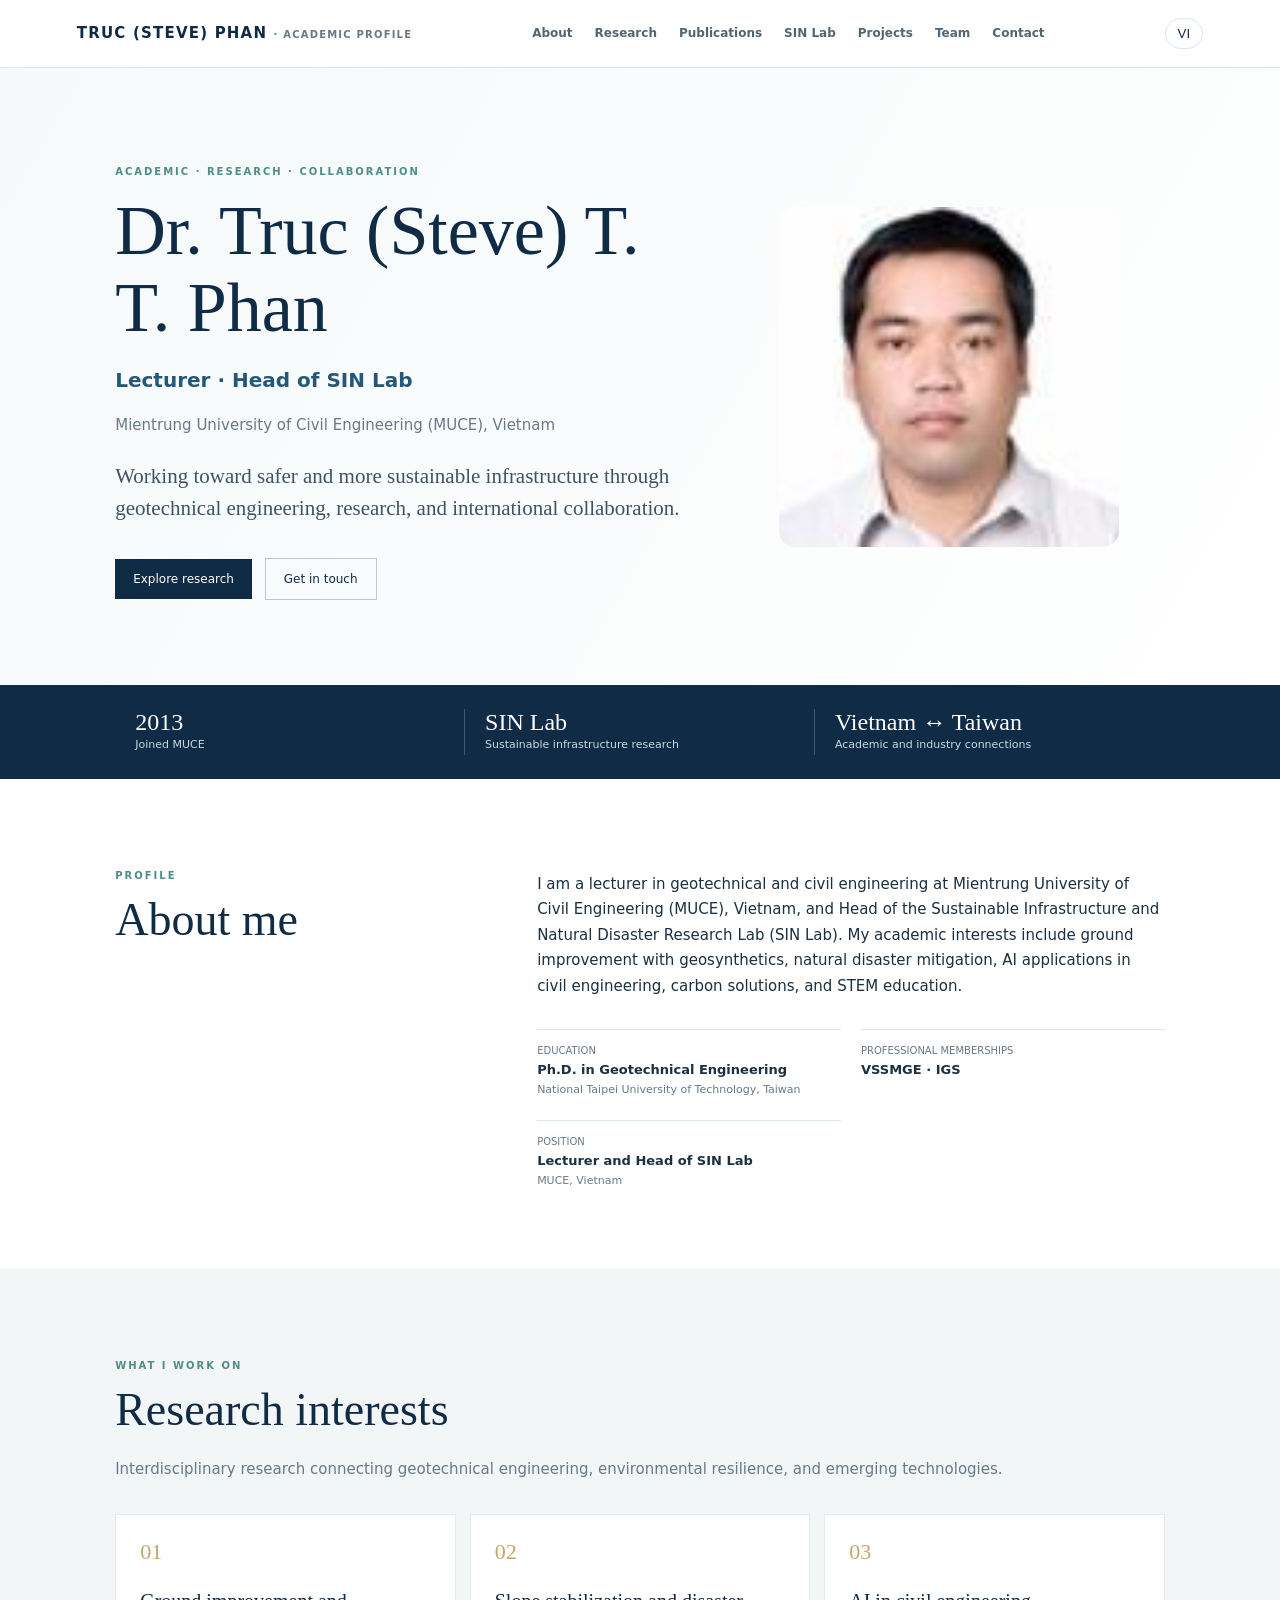
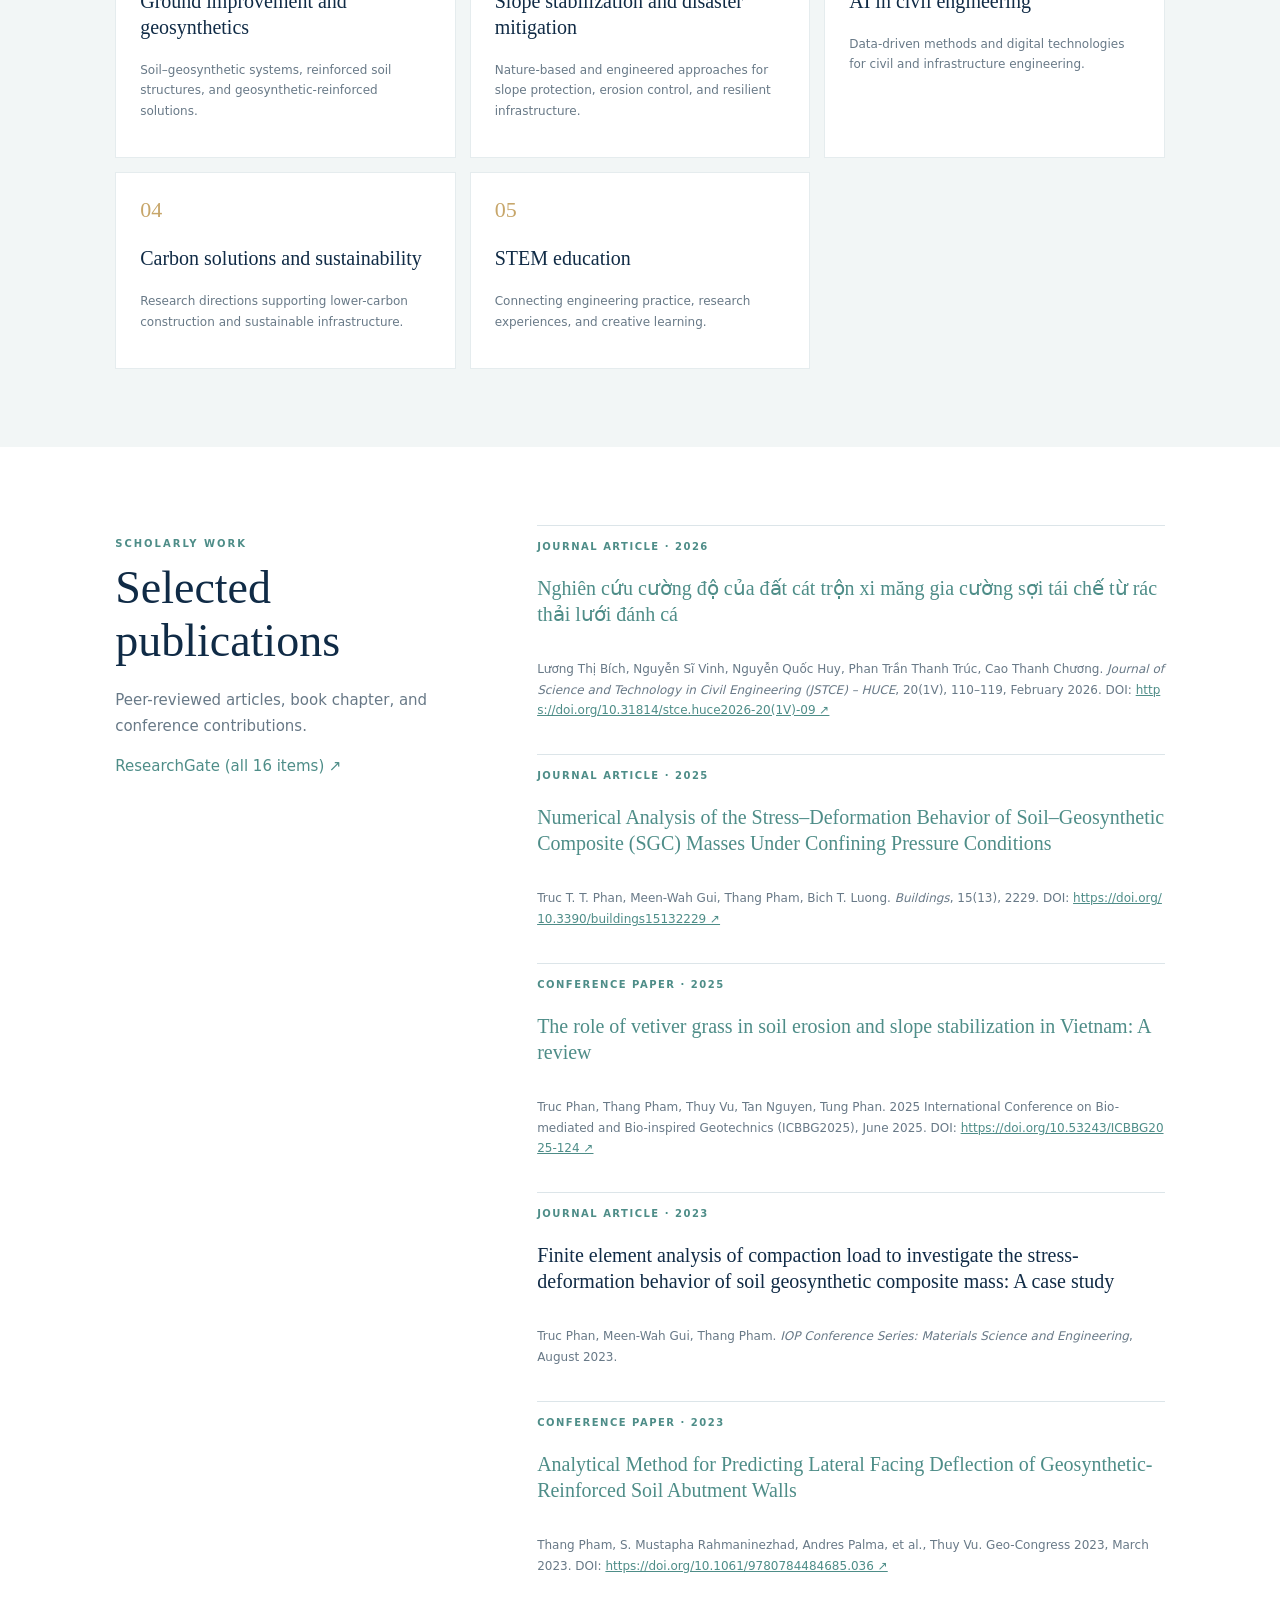
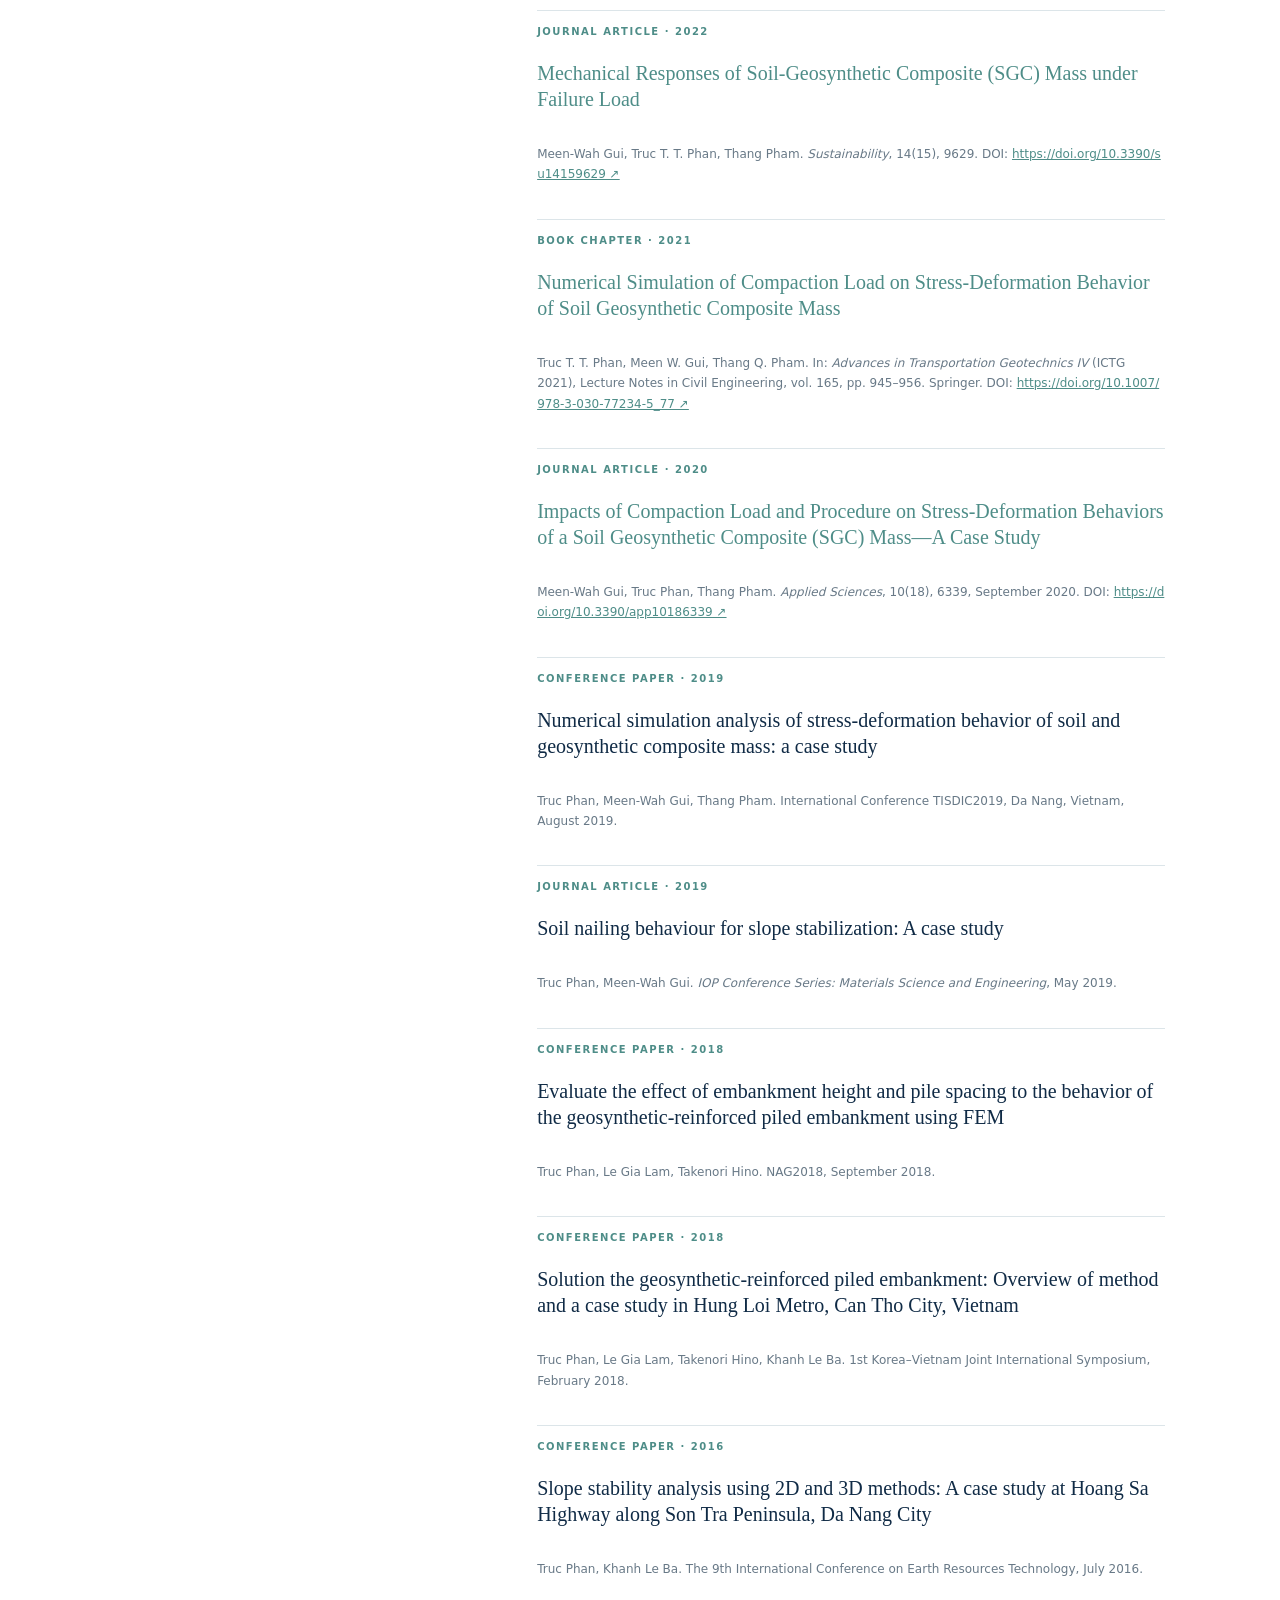
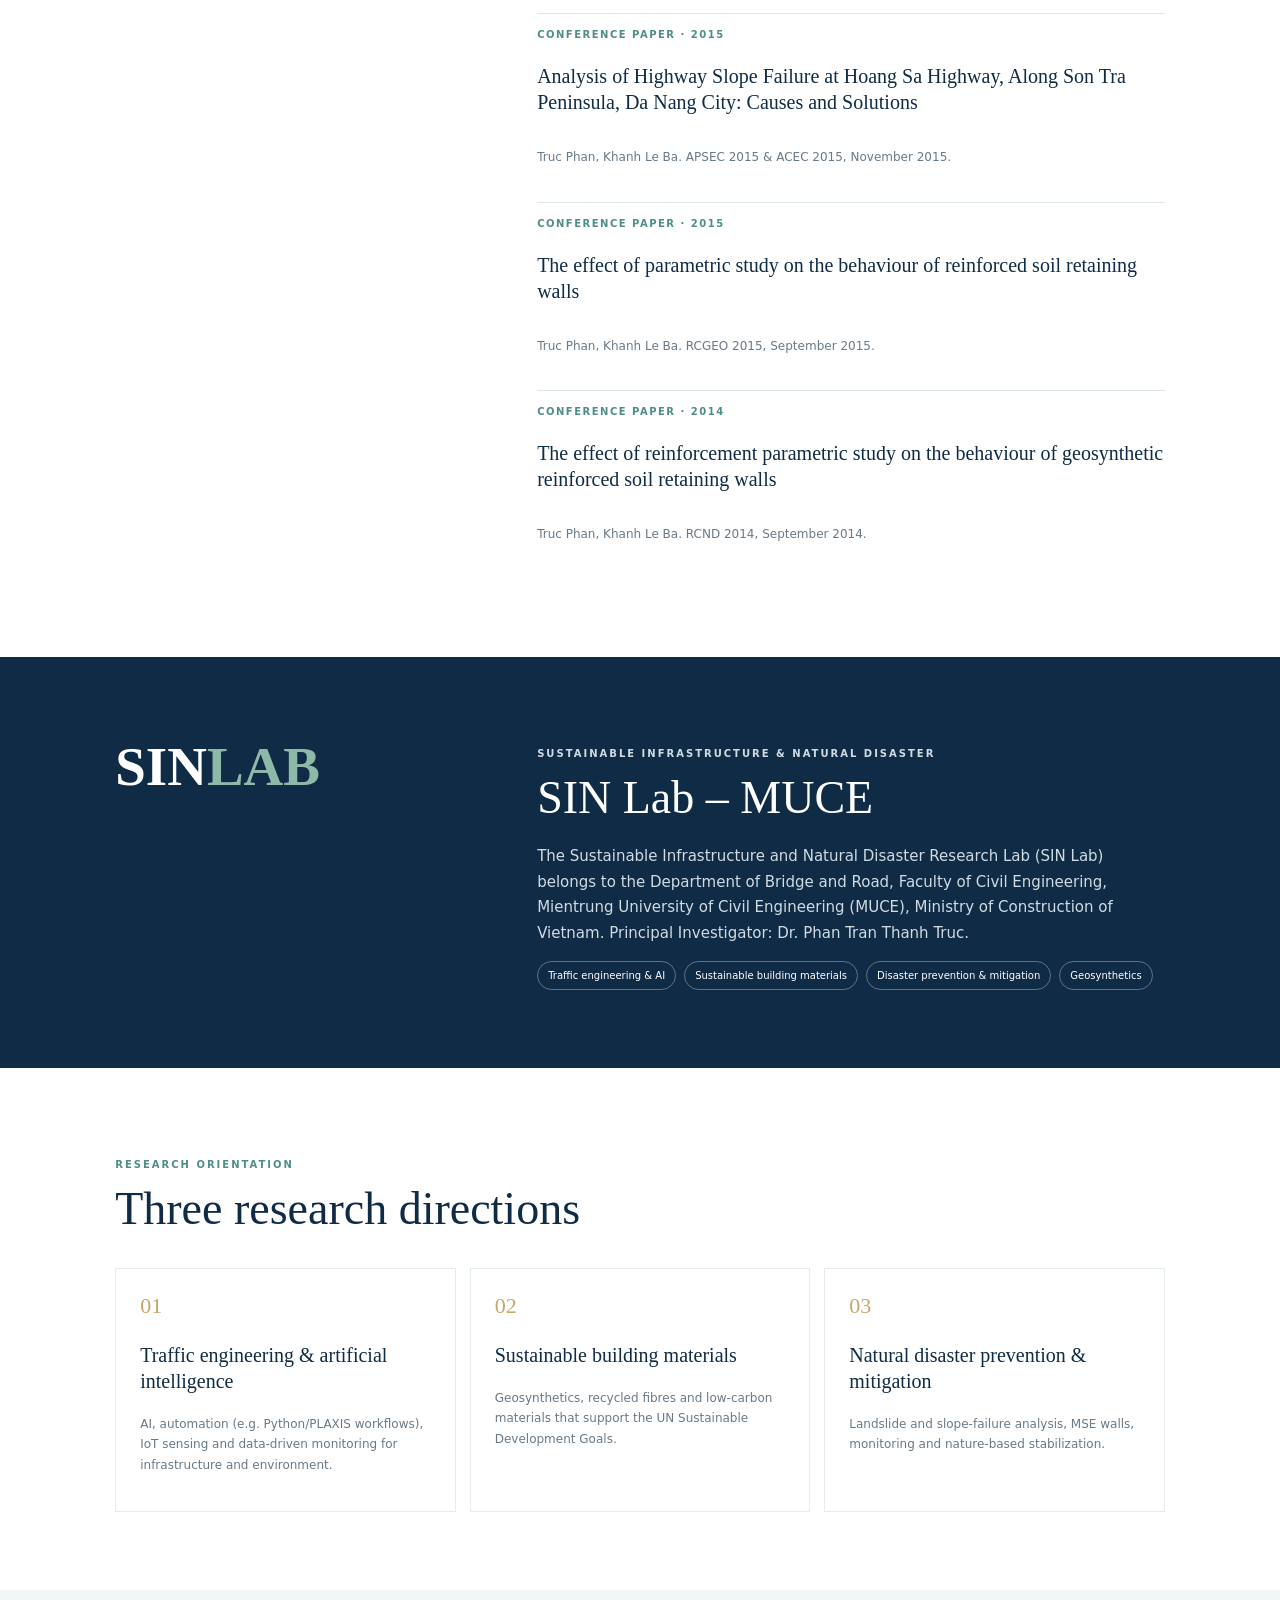
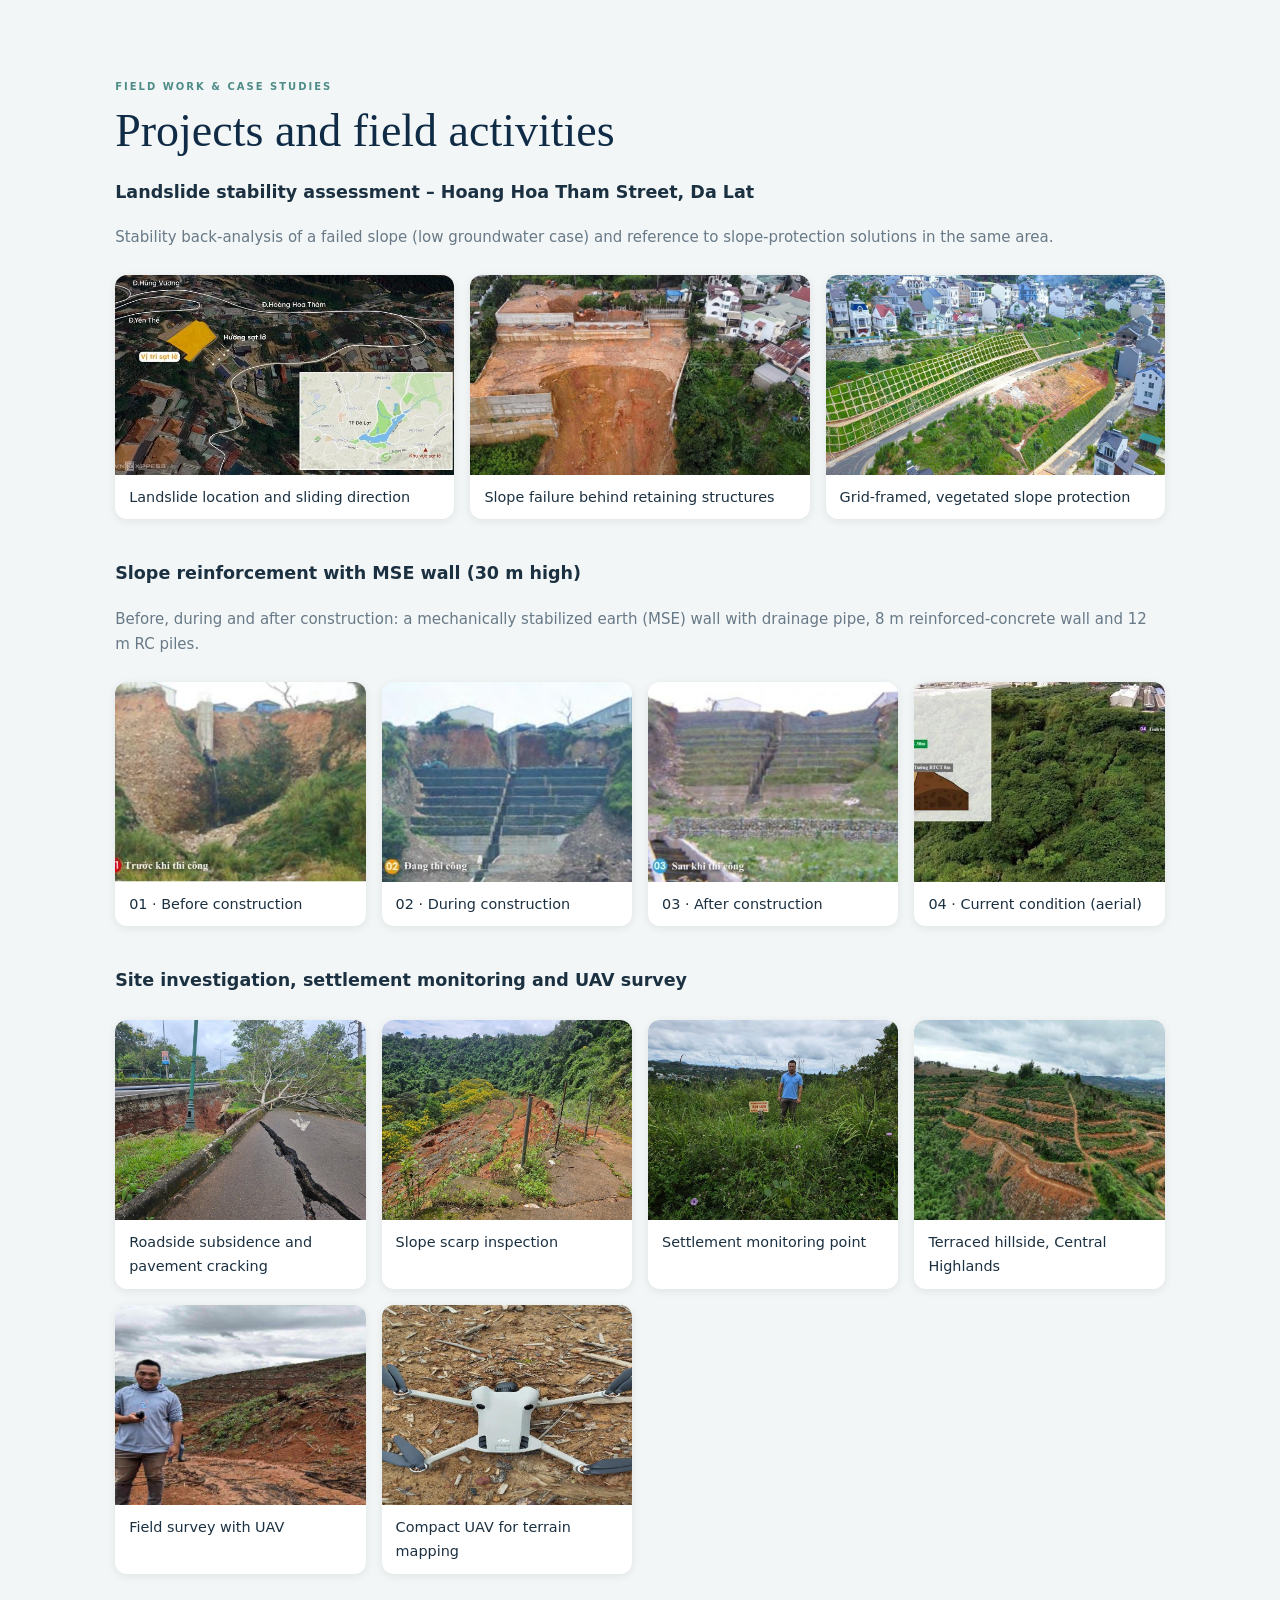
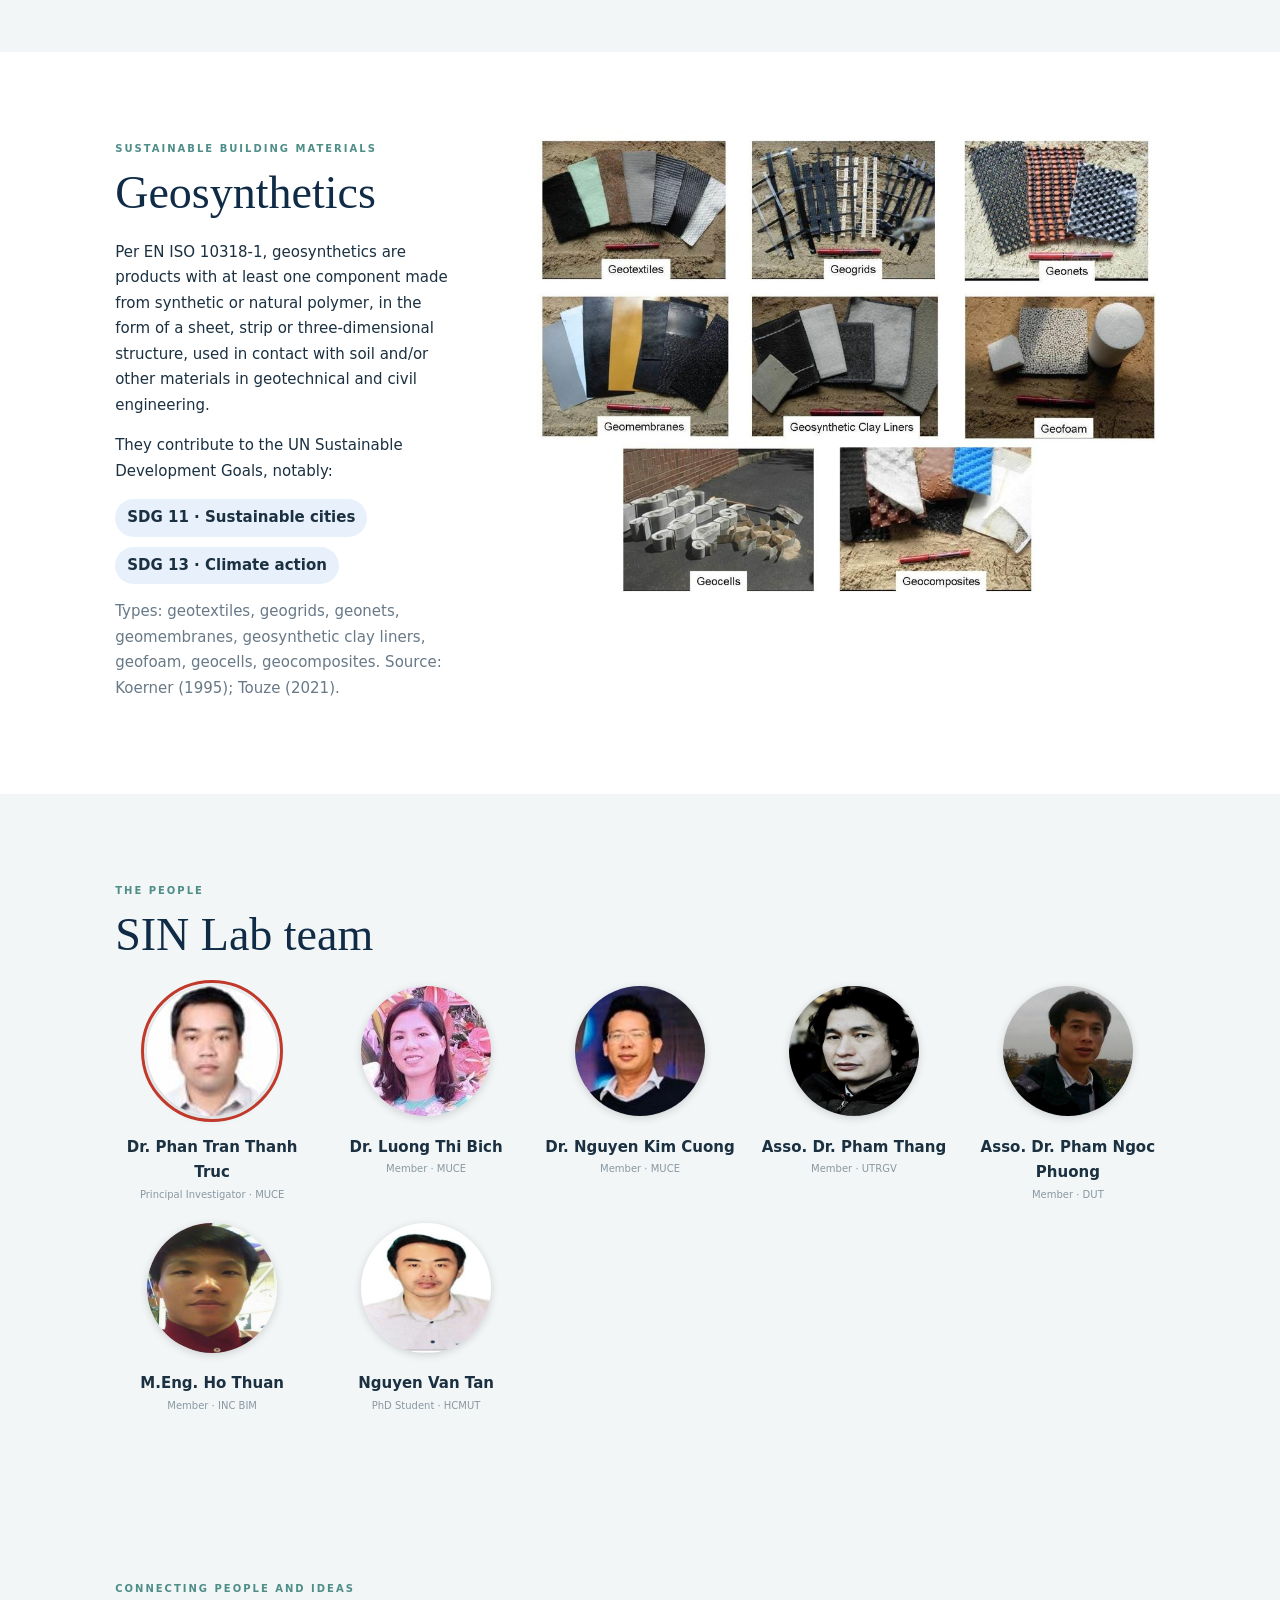
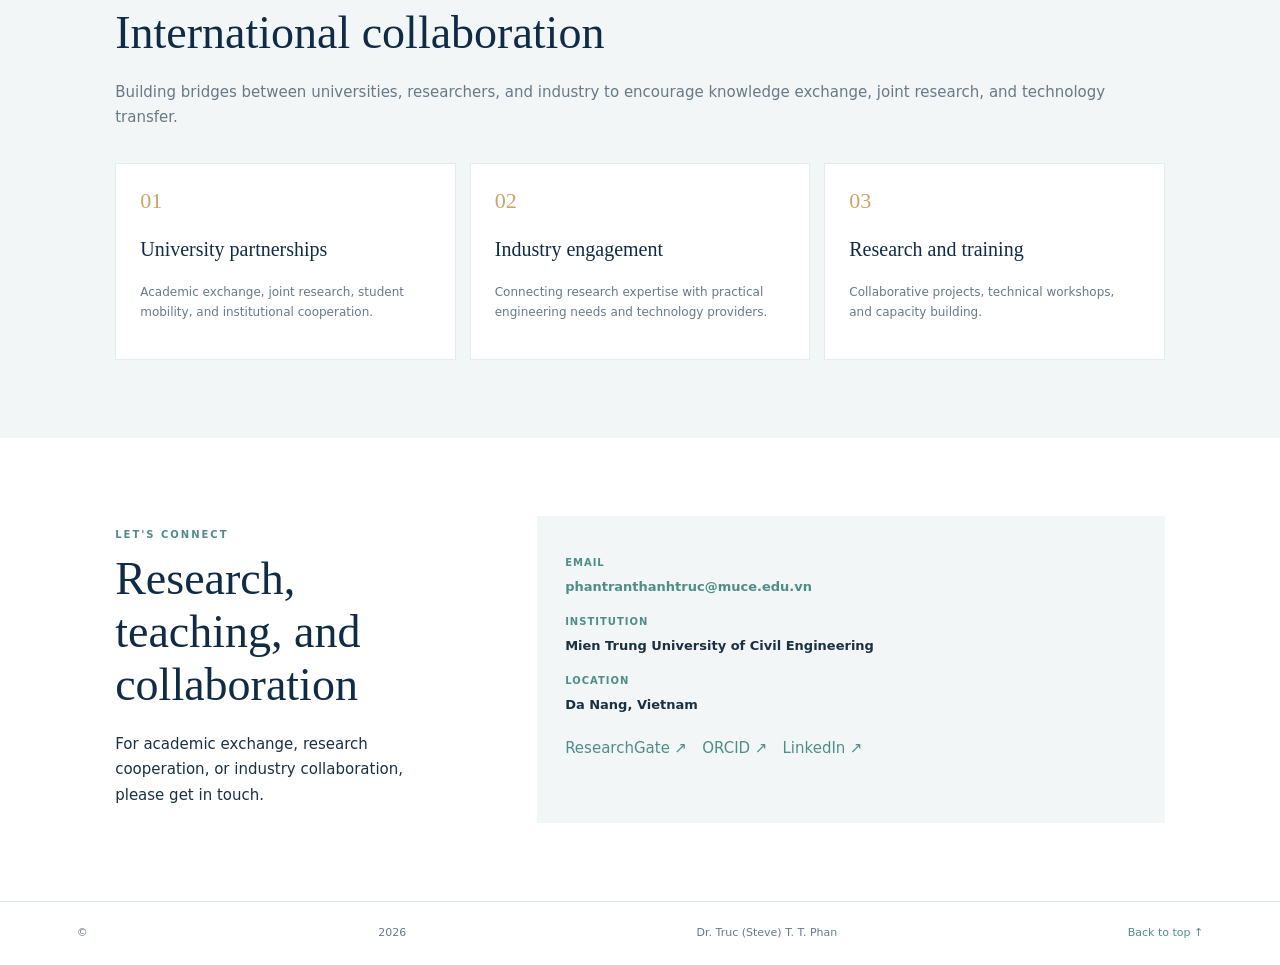
<file: index.html>
<!doctype html>
<html lang="en"><head><meta charset="utf-8"><meta name="viewport" content="width=device-width,initial-scale=1">
<meta name="description" content="Academic profile of Dr. Truc (Steve) T. T. Phan"><title>Dr. Truc (Steve) T. T. Phan | Academic Profile</title><link rel="stylesheet" href="styles.css"><style>
.photo-grid{display:grid;grid-template-columns:repeat(auto-fit,minmax(240px,1fr));gap:16px;margin-top:24px}
.photo-grid figure{margin:0;border-radius:12px;overflow:hidden;background:#fff;box-shadow:0 2px 10px rgba(0,0,0,.08)}
.photo-grid img{width:100%;height:200px;object-fit:cover;display:block}
.photo-grid figcaption{padding:10px 14px;font-size:.9rem}
.team{display:grid;grid-template-columns:repeat(auto-fit,minmax(170px,1fr));gap:20px;margin-top:24px}
.member{text-align:center}
.member img{width:130px;height:130px;border-radius:50%;object-fit:cover;box-shadow:0 2px 8px rgba(0,0,0,.15)}
.member b{display:block;margin-top:10px}
.member small{display:block;opacity:.75}
.member.pi img{outline:3px solid #c0392b;outline-offset:3px}
.portrait-img{width:100%;max-width:340px;border-radius:16px;object-fit:cover}
.sdg{display:flex;gap:10px;flex-wrap:wrap;margin-top:14px}
.sdg span{padding:6px 12px;border-radius:999px;background:#e8f1fb;font-weight:600}
</style></head>
<body>
<header><a class="brand" href="#home">TRUC (STEVE) PHAN <small>· ACADEMIC PROFILE</small></a><nav><a href="#about">About</a><a href="#research">Research</a><a href="#publications">Publications</a><a href="#sinlab">SIN Lab</a><a href="#projects">Projects</a><a href="#team">Team</a><a href="#contact">Contact</a></nav><button id="lang">VI</button></header>
<main>
<section class="hero" id="home"><div><p class="eyebrow" data-en="ACADEMIC · RESEARCH · COLLABORATION" data-vi="HỌC THUẬT · NGHIÊN CỨU · KẾT NỐI">ACADEMIC · RESEARCH · COLLABORATION</p><h1>Dr. Truc (Steve) T. T. Phan</h1><h2 data-en="Lecturer · Head of SIN Lab" data-vi="Giảng viên · Trưởng SIN Lab">Lecturer · Head of SIN Lab</h2><p class="muted">Mientrung University of Civil Engineering (MUCE), Vietnam</p><p class="lead" data-en="Working toward safer and more sustainable infrastructure through geotechnical engineering, research, and international collaboration." data-vi="Hướng đến hạ tầng an toàn và bền vững thông qua kỹ thuật địa kỹ thuật, nghiên cứu và hợp tác quốc tế.">Working toward safer and more sustainable infrastructure through geotechnical engineering, research, and international collaboration.</p><a class="btn" href="#research">Explore research</a> <a class="btn outline" href="#contact">Get in touch</a></div><img src="team-truc.jpg" alt="Dr. Truc Phan" style="width:100%;max-width:340px;border-radius:16px;object-fit:cover"></section>
<section class="stats"><div><b>2013</b><span>Joined MUCE</span></div><div><b>SIN Lab</b><span>Sustainable infrastructure research</span></div><div><b>Vietnam ↔ Taiwan</b><span>Academic and industry connections</span></div></section>
<section class="section split" id="about"><div><p class="eyebrow">PROFILE</p><h2 data-en="About me" data-vi="Giới thiệu">About me</h2></div><div><p data-en="I am a lecturer in geotechnical and civil engineering at Mientrung University of Civil Engineering (MUCE), Vietnam, and Head of the Sustainable Infrastructure and Natural Disaster Research Lab (SIN Lab). My academic interests include ground improvement with geosynthetics, natural disaster mitigation, AI applications in civil engineering, carbon solutions, and STEM education." data-vi="Tôi là giảng viên lĩnh vực địa kỹ thuật và xây dựng tại Trường Đại học Xây dựng Miền Trung (MUCE), Việt Nam, đồng thời là Trưởng Phòng thí nghiệm Nghiên cứu Hạ tầng Bền vững và Thiên tai (SIN Lab). Các hướng quan tâm gồm gia cố nền đất bằng vật liệu địa tổng hợp, giảm thiểu thiên tai, ứng dụng AI trong kỹ thuật xây dựng, giải pháp carbon và giáo dục STEM.">I am a lecturer in geotechnical and civil engineering at Mientrung University of Civil Engineering (MUCE), Vietnam, and Head of the Sustainable Infrastructure and Natural Disaster Research Lab (SIN Lab). My academic interests include ground improvement with geosynthetics, natural disaster mitigation, AI applications in civil engineering, carbon solutions, and STEM education.</p><div class="facts"><div><small>EDUCATION</small><b>Ph.D. in Geotechnical Engineering</b><span>National Taipei University of Technology, Taiwan</span></div><div><small>PROFESSIONAL MEMBERSHIPS</small><b>VSSMGE · IGS</b></div><div><small>POSITION</small><b>Lecturer and Head of SIN Lab</b><span>MUCE, Vietnam</span></div></div></div></section>
<section class="section shaded" id="research"><p class="eyebrow">WHAT I WORK ON</p><h2>Research interests</h2><p class="muted">Interdisciplinary research connecting geotechnical engineering, environmental resilience, and emerging technologies.</p><div class="cards">
<article><i>01</i><h3>Ground improvement and geosynthetics</h3><p>Soil–geosynthetic systems, reinforced soil structures, and geosynthetic-reinforced solutions.</p></article>
<article><i>02</i><h3>Slope stabilization and disaster mitigation</h3><p>Nature-based and engineered approaches for slope protection, erosion control, and resilient infrastructure.</p></article>
<article><i>03</i><h3>AI in civil engineering</h3><p>Data-driven methods and digital technologies for civil and infrastructure engineering.</p></article>
<article><i>04</i><h3>Carbon solutions and sustainability</h3><p>Research directions supporting lower-carbon construction and sustainable infrastructure.</p></article>
<article><i>05</i><h3>STEM education</h3><p>Connecting engineering practice, research experiences, and creative learning.</p></article></div></section>
<section class="section split" id="publications"><div><p class="eyebrow">SCHOLARLY WORK</p><h2>Selected publications</h2><p class="muted">Peer-reviewed articles, book chapter, and conference contributions.</p><a href="https://www.researchgate.net/profile/Truc-Phan-14/research" target="_blank" rel="noopener">ResearchGate (all 16 items) ↗</a></div><div class="pubs">
<article><small>JOURNAL ARTICLE · 2026</small><h3><a href="https://doi.org/10.31814/stce.huce2026-20(1V)-09" target="_blank" rel="noopener">Nghiên cứu cường độ của đất cát trộn xi măng gia cường sợi tái chế từ rác thải lưới đánh cá</a></h3><p>Lương Thị Bích, Nguyễn Sĩ Vinh, Nguyễn Quốc Huy, Phan Trần Thanh Trúc, Cao Thanh Chương. <i>Journal of Science and Technology in Civil Engineering (JSTCE) – HUCE</i>, 20(1V), 110–119, February 2026. DOI: 10.31814/stce.huce2026-20(1V)-09</p></article>
<article><small>JOURNAL ARTICLE · 2025</small><h3><a href="https://doi.org/10.3390/buildings15132229" target="_blank" rel="noopener">Numerical Analysis of the Stress–Deformation Behavior of Soil–Geosynthetic Composite (SGC) Masses Under Confining Pressure Conditions</a></h3><p>Truc T. T. Phan, Meen-Wah Gui, Thang Pham, Bich T. Luong. <i>Buildings</i>, 15(13), 2229. DOI: 10.3390/buildings15132229</p></article>
<article><small>CONFERENCE PAPER · 2025</small><h3><a href="https://doi.org/10.53243/ICBBG2025-124" target="_blank" rel="noopener">The role of vetiver grass in soil erosion and slope stabilization in Vietnam: A review</a></h3><p>Truc Phan, Thang Pham, Thuy Vu, Tan Nguyen, Tung Phan. 2025 International Conference on Bio-mediated and Bio-inspired Geotechnics (ICBBG2025), June 2025. DOI: 10.53243/ICBBG2025-124</p></article>
<article><small>JOURNAL ARTICLE · 2023</small><h3>Finite element analysis of compaction load to investigate the stress-deformation behavior of soil geosynthetic composite mass: A case study</h3><p>Truc Phan, Meen-Wah Gui, Thang Pham. <i>IOP Conference Series: Materials Science and Engineering</i>, August 2023.</p></article>
<article><small>CONFERENCE PAPER · 2023</small><h3><a href="https://doi.org/10.1061/9780784484685.036" target="_blank" rel="noopener">Analytical Method for Predicting Lateral Facing Deflection of Geosynthetic-Reinforced Soil Abutment Walls</a></h3><p>Thang Pham, S. Mustapha Rahmaninezhad, Andres Palma, et al., Thuy Vu. Geo-Congress 2023, March 2023. DOI: 10.1061/9780784484685.036</p></article>
<article><small>JOURNAL ARTICLE · 2022</small><h3><a href="https://doi.org/10.3390/su14159629" target="_blank" rel="noopener">Mechanical Responses of Soil-Geosynthetic Composite (SGC) Mass under Failure Load</a></h3><p>Meen-Wah Gui, Truc T. T. Phan, Thang Pham. <i>Sustainability</i>, 14(15), 9629. DOI: 10.3390/su14159629</p></article>
<article><small>BOOK CHAPTER · 2021</small><h3><a href="https://doi.org/10.1007/978-3-030-77234-5_77" target="_blank" rel="noopener">Numerical Simulation of Compaction Load on Stress-Deformation Behavior of Soil Geosynthetic Composite Mass</a></h3><p>Truc T. T. Phan, Meen W. Gui, Thang Q. Pham. In: <i>Advances in Transportation Geotechnics IV</i> (ICTG 2021), Lecture Notes in Civil Engineering, vol. 165, pp. 945–956. Springer. DOI: 10.1007/978-3-030-77234-5_77</p></article>
<article><small>JOURNAL ARTICLE · 2020</small><h3><a href="https://doi.org/10.3390/app10186339" target="_blank" rel="noopener">Impacts of Compaction Load and Procedure on Stress-Deformation Behaviors of a Soil Geosynthetic Composite (SGC) Mass—A Case Study</a></h3><p>Meen-Wah Gui, Truc Phan, Thang Pham. <i>Applied Sciences</i>, 10(18), 6339, September 2020. DOI: 10.3390/app10186339</p></article>
<article><small>CONFERENCE PAPER · 2019</small><h3>Numerical simulation analysis of stress-deformation behavior of soil and geosynthetic composite mass: a case study</h3><p>Truc Phan, Meen-Wah Gui, Thang Pham. International Conference TISDIC2019, Da Nang, Vietnam, August 2019.</p></article>
<article><small>JOURNAL ARTICLE · 2019</small><h3>Soil nailing behaviour for slope stabilization: A case study</h3><p>Truc Phan, Meen-Wah Gui. <i>IOP Conference Series: Materials Science and Engineering</i>, May 2019.</p></article>
<article><small>CONFERENCE PAPER · 2018</small><h3>Evaluate the effect of embankment height and pile spacing to the behavior of the geosynthetic-reinforced piled embankment using FEM</h3><p>Truc Phan, Le Gia Lam, Takenori Hino. NAG2018, September 2018.</p></article>
<article><small>CONFERENCE PAPER · 2018</small><h3>Solution the geosynthetic-reinforced piled embankment: Overview of method and a case study in Hung Loi Metro, Can Tho City, Vietnam</h3><p>Truc Phan, Le Gia Lam, Takenori Hino, Khanh Le Ba. 1st Korea–Vietnam Joint International Symposium, February 2018.</p></article>
<article><small>CONFERENCE PAPER · 2016</small><h3>Slope stability analysis using 2D and 3D methods: A case study at Hoang Sa Highway along Son Tra Peninsula, Da Nang City</h3><p>Truc Phan, Khanh Le Ba. The 9th International Conference on Earth Resources Technology, July 2016.</p></article>
<article><small>CONFERENCE PAPER · 2015</small><h3>Analysis of Highway Slope Failure at Hoang Sa Highway, Along Son Tra Peninsula, Da Nang City: Causes and Solutions</h3><p>Truc Phan, Khanh Le Ba. APSEC 2015 &amp; ACEC 2015, November 2015.</p></article>
<article><small>CONFERENCE PAPER · 2015</small><h3>The effect of parametric study on the behaviour of reinforced soil retaining walls</h3><p>Truc Phan, Khanh Le Ba. RCGEO 2015, September 2015.</p></article>
<article><small>CONFERENCE PAPER · 2014</small><h3>The effect of reinforcement parametric study on the behaviour of geosynthetic reinforced soil retaining walls</h3><p>Truc Phan, Khanh Le Ba. RCND 2014, September 2014.</p></article>
</div></section>
<section class="section dark split" id="sinlab">
 <div class="labmark">SIN<span>LAB</span></div>
 <div>
  <p class="eyebrow">SUSTAINABLE INFRASTRUCTURE &amp; NATURAL DISASTER</p>
  <h2>SIN Lab – MUCE</h2>
  <p>The Sustainable Infrastructure and Natural Disaster Research Lab (SIN Lab) belongs to the Department of Bridge and Road, Faculty of Civil Engineering, Mientrung University of Civil Engineering (MUCE), Ministry of Construction of Vietnam. Principal Investigator: Dr. Phan Tran Thanh Truc.</p>
  <div class="tags"><span>Traffic engineering &amp; AI</span><span>Sustainable building materials</span><span>Disaster prevention &amp; mitigation</span><span>Geosynthetics</span></div>
 </div>
</section>
<section class="section" id="directions">
 <p class="eyebrow">RESEARCH ORIENTATION</p>
 <h2>Three research directions</h2>
 <div class="cards">
  <article><i>01</i><h3>Traffic engineering &amp; artificial intelligence</h3><p>AI, automation (e.g. Python/PLAXIS workflows), IoT sensing and data-driven monitoring for infrastructure and environment.</p></article>
  <article><i>02</i><h3>Sustainable building materials</h3><p>Geosynthetics, recycled fibres and low-carbon materials that support the UN Sustainable Development Goals.</p></article>
  <article><i>03</i><h3>Natural disaster prevention &amp; mitigation</h3><p>Landslide and slope-failure analysis, MSE walls, monitoring and nature-based stabilization.</p></article>
 </div>
</section>


<section class="section shaded" id="projects">
 <p class="eyebrow">FIELD WORK &amp; CASE STUDIES</p>
 <h2>Projects and field activities</h2>

 <h3>Landslide stability assessment – Hoang Hoa Tham Street, Da Lat</h3>
 <p class="muted">Stability back-analysis of a failed slope (low groundwater case) and reference to slope-protection solutions in the same area.</p>
 <div class="photo-grid">
  <figure><img src="dalat-map.jpg" alt="Landslide location map" loading="lazy"><figcaption>Landslide location and sliding direction</figcaption></figure>
  <figure><img src="dalat-landslide.jpg" alt="Landslide scar" loading="lazy"><figcaption>Slope failure behind retaining structures</figcaption></figure>
  <figure><img src="dalat-grid-slope.jpg" alt="Grid-protected slope" loading="lazy"><figcaption>Grid-framed, vegetated slope protection</figcaption></figure>
 </div>

 <h3 style="margin-top:40px">Slope reinforcement with MSE wall (30 m high)</h3>
 <p class="muted">Before, during and after construction: a mechanically stabilized earth (MSE) wall with drainage pipe, 8 m reinforced-concrete wall and 12 m RC piles.</p>
 <div class="photo-grid">
  <figure><img src="muce-before.jpg" alt="Before construction" loading="lazy"><figcaption>01 · Before construction</figcaption></figure>
  <figure><img src="muce-during.jpg" alt="During construction" loading="lazy"><figcaption>02 · During construction</figcaption></figure>
  <figure><img src="muce-after.jpg" alt="After construction" loading="lazy"><figcaption>03 · After construction</figcaption></figure>
  <figure><img src="muce-mse-aerial.jpg" alt="Current condition" loading="lazy"><figcaption>04 · Current condition (aerial)</figcaption></figure>
 </div>

 <h3 style="margin-top:40px">Site investigation, settlement monitoring and UAV survey</h3>
 <div class="photo-grid">
  <figure><img src="survey-road-crack.jpg" alt="Road subsidence" loading="lazy"><figcaption>Roadside subsidence and pavement cracking</figcaption></figure>
  <figure><img src="survey-slope.jpg" alt="Slope scarp" loading="lazy"><figcaption>Slope scarp inspection</figcaption></figure>
  <figure><img src="survey-monitoring.jpg" alt="Settlement monitoring point" loading="lazy"><figcaption>Settlement monitoring point</figcaption></figure>
  <figure><img src="drone-terraces.jpg" alt="Terraced hillside" loading="lazy"><figcaption>Terraced hillside, Central Highlands</figcaption></figure>
  <figure><img src="drone-field.jpg" alt="Field UAV survey" loading="lazy"><figcaption>Field survey with UAV</figcaption></figure>
  <figure><img src="drone-uav.jpg" alt="UAV" loading="lazy"><figcaption>Compact UAV for terrain mapping</figcaption></figure>
 </div>
</section>


<section class="section split" id="geosynthetics">
 <div>
  <p class="eyebrow">SUSTAINABLE BUILDING MATERIALS</p>
  <h2>Geosynthetics</h2>
  <p>Per EN ISO 10318-1, geosynthetics are products with at least one component made from synthetic or natural polymer, in the form of a sheet, strip or three-dimensional structure, used in contact with soil and/or other materials in geotechnical and civil engineering.</p>
  <p>They contribute to the UN Sustainable Development Goals, notably:</p>
  <div class="sdg"><span>SDG 11 · Sustainable cities</span><span>SDG 13 · Climate action</span></div>
  <p class="muted">Types: geotextiles, geogrids, geonets, geomembranes, geosynthetic clay liners, geofoam, geocells, geocomposites. Source: Koerner (1995); Touze (2021).</p>
 </div>
 <div><img src="geosynthetics-types.jpg" alt="Types of geosynthetics" loading="lazy" style="width:100%;border-radius:12px"></div>
</section>


<section class="section shaded" id="team">
 <p class="eyebrow">THE PEOPLE</p>
 <h2>SIN Lab team</h2>
 <div class="team">
  <div class="member pi"><img src="team-truc.jpg" alt="Dr. Phan Tran Thanh Truc"><b>Dr. Phan Tran Thanh Truc</b><small>Principal Investigator · MUCE</small></div>
  <div class="member"><img src="team-bich.jpg" alt="Dr. Luong Thi Bich"><b>Dr. Luong Thi Bich</b><small>Member · MUCE</small></div>
  <div class="member"><img src="team-cuong.jpg" alt="Dr. Nguyen Kim Cuong"><b>Dr. Nguyen Kim Cuong</b><small>Member · MUCE</small></div>
  <div class="member"><img src="team-thang.jpg" alt="Assoc. Prof. Pham Thang"><b>Asso. Dr. Pham Thang</b><small>Member · UTRGV</small></div>
  <div class="member"><img src="team-phuong.jpg" alt="Assoc. Prof. Pham Ngoc Phuong"><b>Asso. Dr. Pham Ngoc Phuong</b><small>Member · DUT</small></div>
  <div class="member"><img src="team-thuan.jpg" alt="Ho Thuan"><b>M.Eng. Ho Thuan</b><small>Member · INC BIM</small></div>
  <div class="member"><img src="team-tan.jpg" alt="Nguyen Van Tan"><b>Nguyen Van Tan</b><small>PhD Student · HCMUT</small></div>
 </div>
</section>
<section class="section shaded" id="collaboration"><p class="eyebrow">CONNECTING PEOPLE AND IDEAS</p><h2>International collaboration</h2><p class="muted">Building bridges between universities, researchers, and industry to encourage knowledge exchange, joint research, and technology transfer.</p><div class="cards"><article><i>01</i><h3>University partnerships</h3><p>Academic exchange, joint research, student mobility, and institutional cooperation.</p></article><article><i>02</i><h3>Industry engagement</h3><p>Connecting research expertise with practical engineering needs and technology providers.</p></article><article><i>03</i><h3>Research and training</h3><p>Collaborative projects, technical workshops, and capacity building.</p></article></div></section>
<section class="section split" id="contact"><div><p class="eyebrow">LET'S CONNECT</p><h2>Research, teaching, and collaboration</h2><p>For academic exchange, research cooperation, or industry collaboration, please get in touch.</p></div><div class="contact"><small>EMAIL</small><b><a href="mailto:phantranthanhtruc@muce.edu.vn">phantranthanhtruc@muce.edu.vn</a></b><small>INSTITUTION</small><b>Mien Trung University of Civil Engineering</b><small>LOCATION</small><b>Da Nang, Vietnam</b><p><a href="https://www.researchgate.net/profile/Truc-Phan-14" target="_blank" rel="noopener">ResearchGate ↗</a>　<a href="https://orcid.org/0000-0001-6458-6192" target="_blank" rel="noopener">ORCID ↗</a>　<a href="https://www.linkedin.com/" target="_blank" rel="noopener">LinkedIn ↗</a></p></div></section>
</main><footer>© <span id="year"></span> Dr. Truc (Steve) T. T. Phan <a href="#home">Back to top ↑</a></footer><script src="script.js"></script>
<style>.pubs a.doi{word-break:break-all;text-decoration:underline}</style>
<script>
document.querySelectorAll('.pubs p').forEach(function(p){
  p.innerHTML = p.innerHTML.replace(/DOI:\s*(10\.[^\s<]+)/, function(m, d){
    return 'DOI: <a class="doi" href="https://doi.org/' + d + '" target="_blank" rel="noopener">https://doi.org/' + d + ' ↗</a>';
  });
});
</script>
</body></html>
</file>
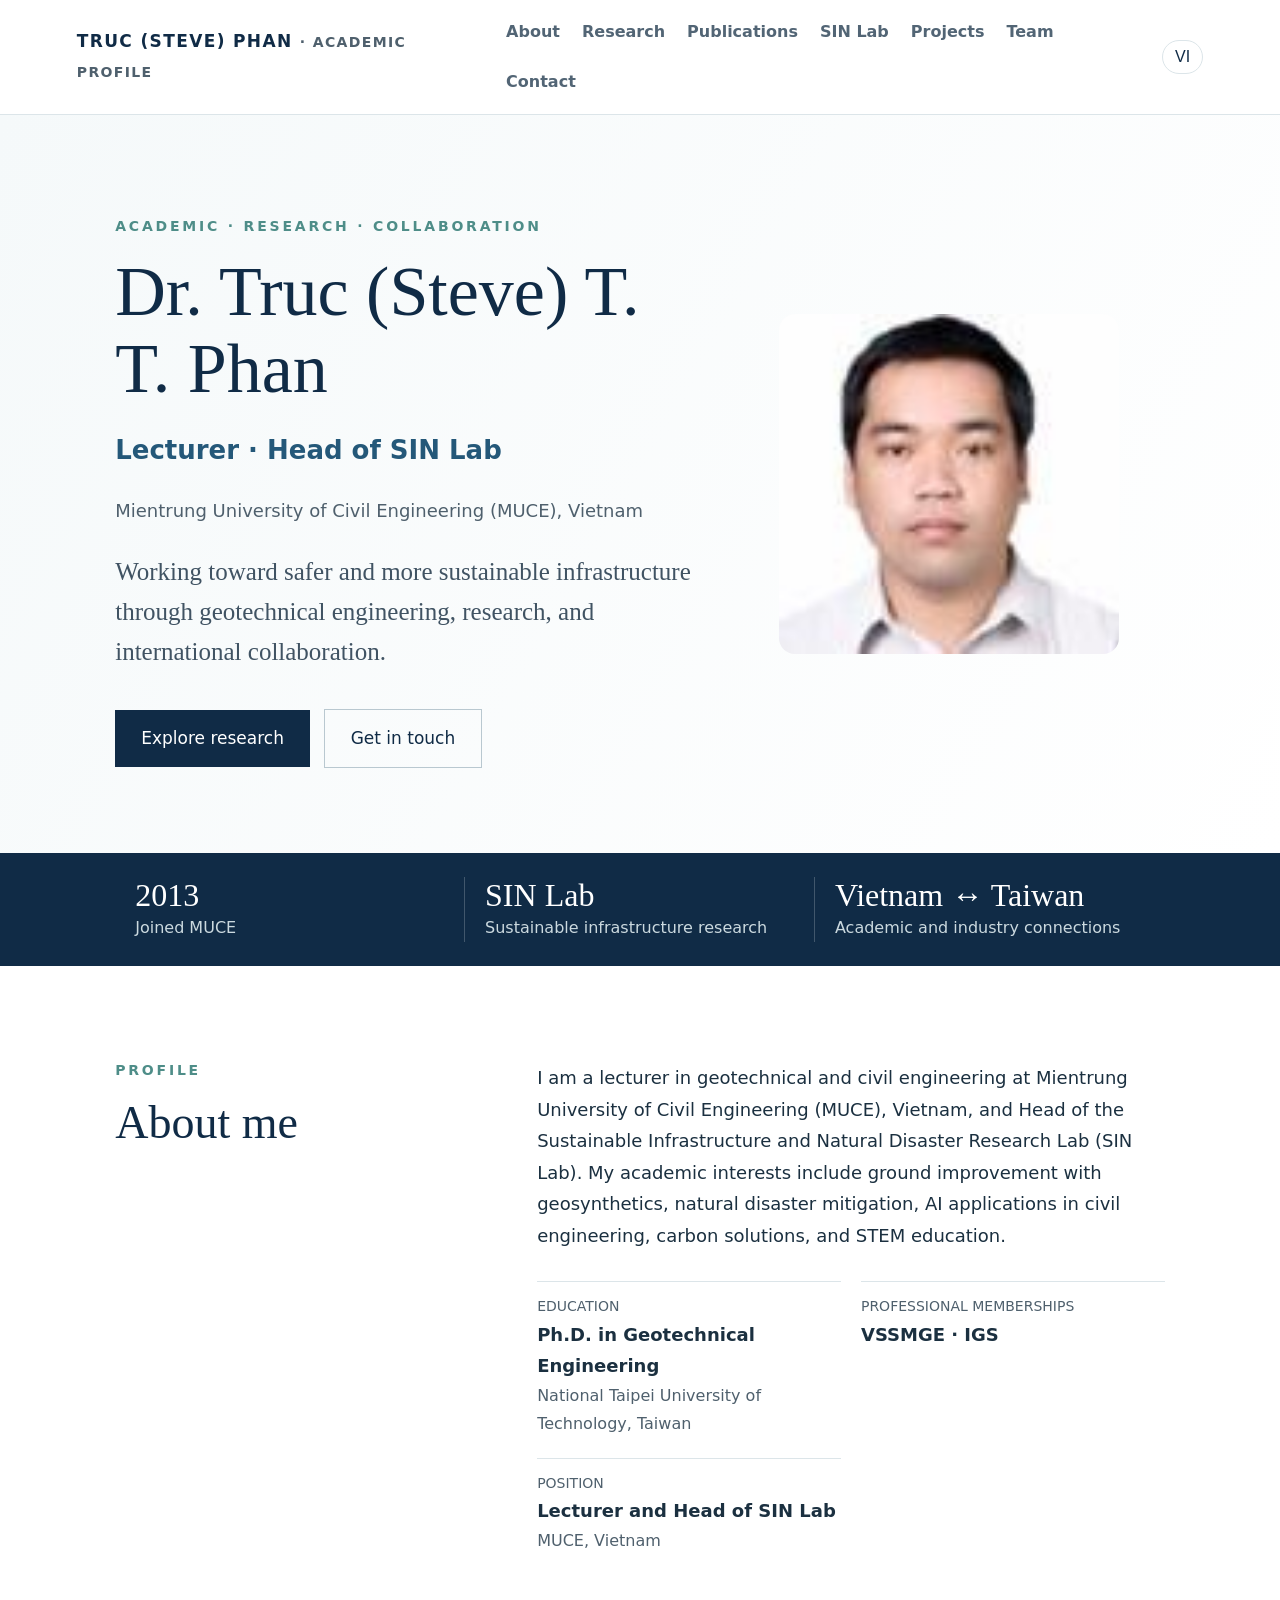
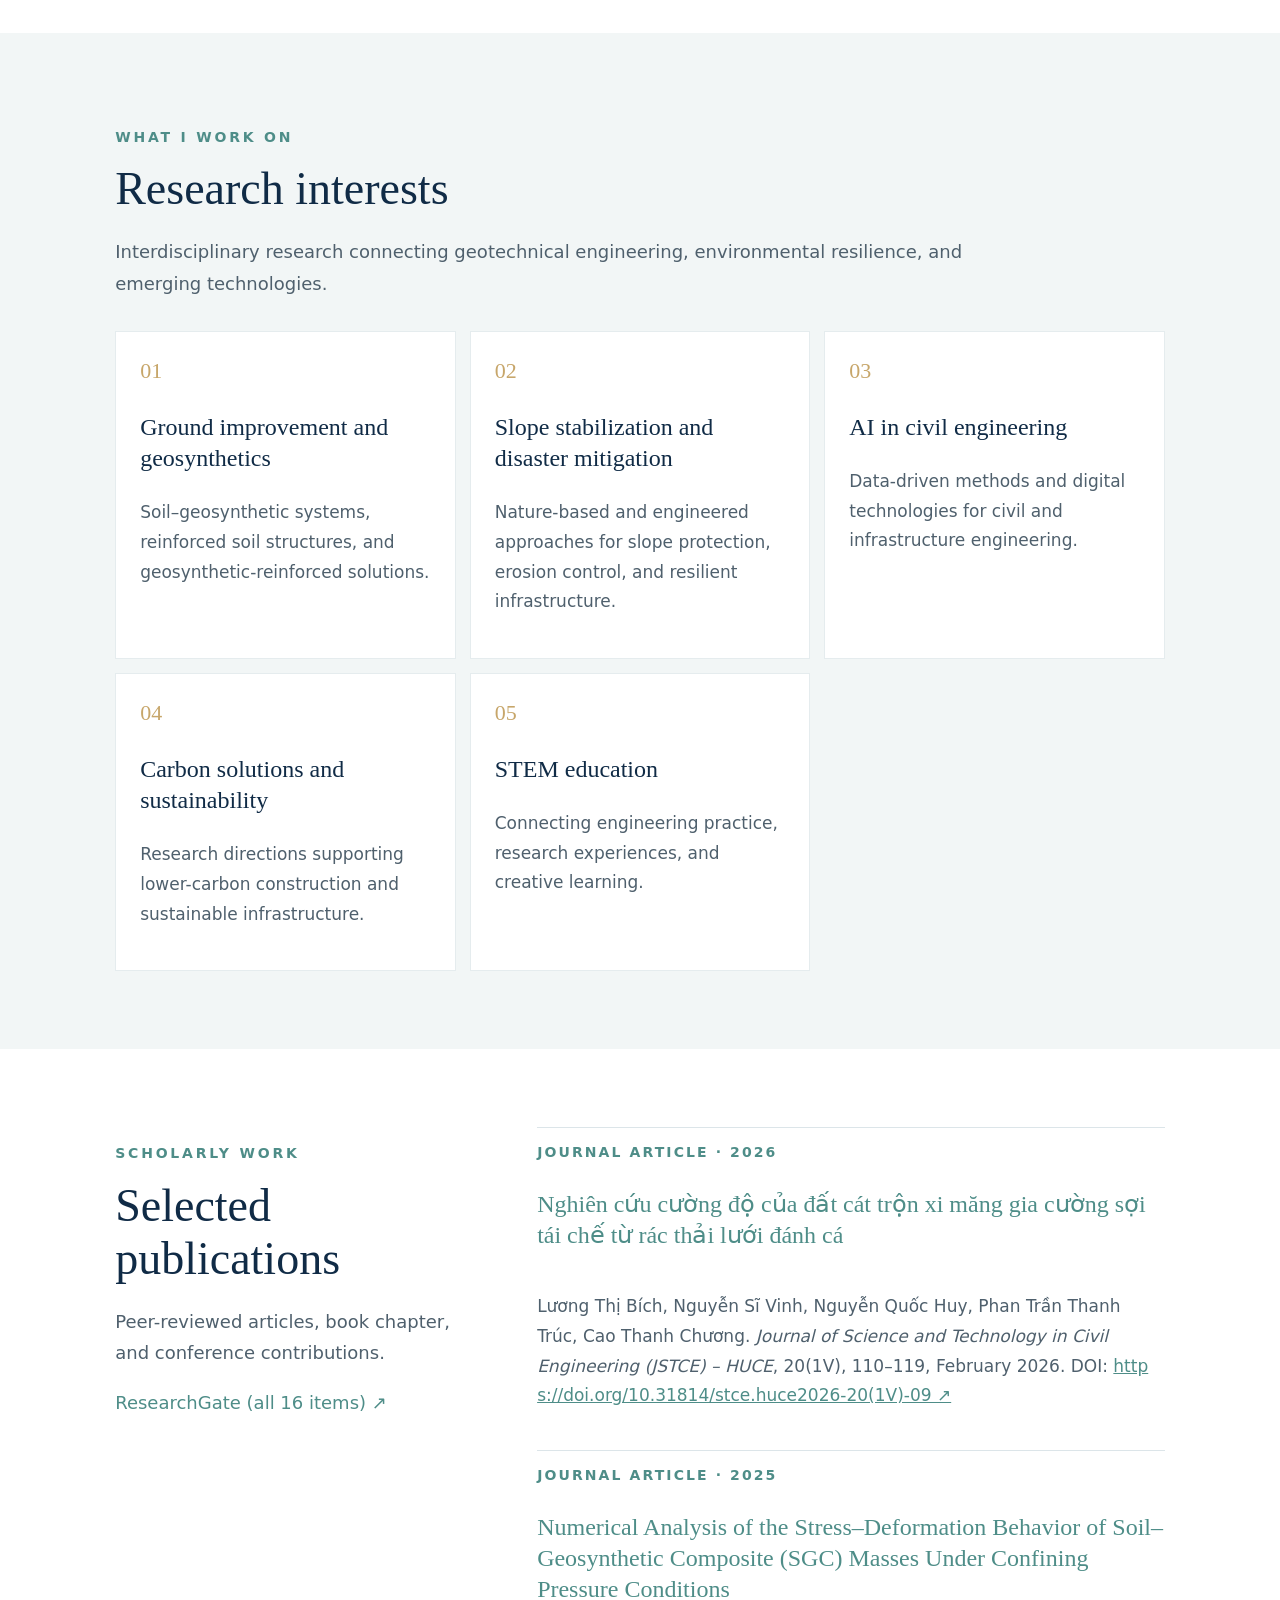
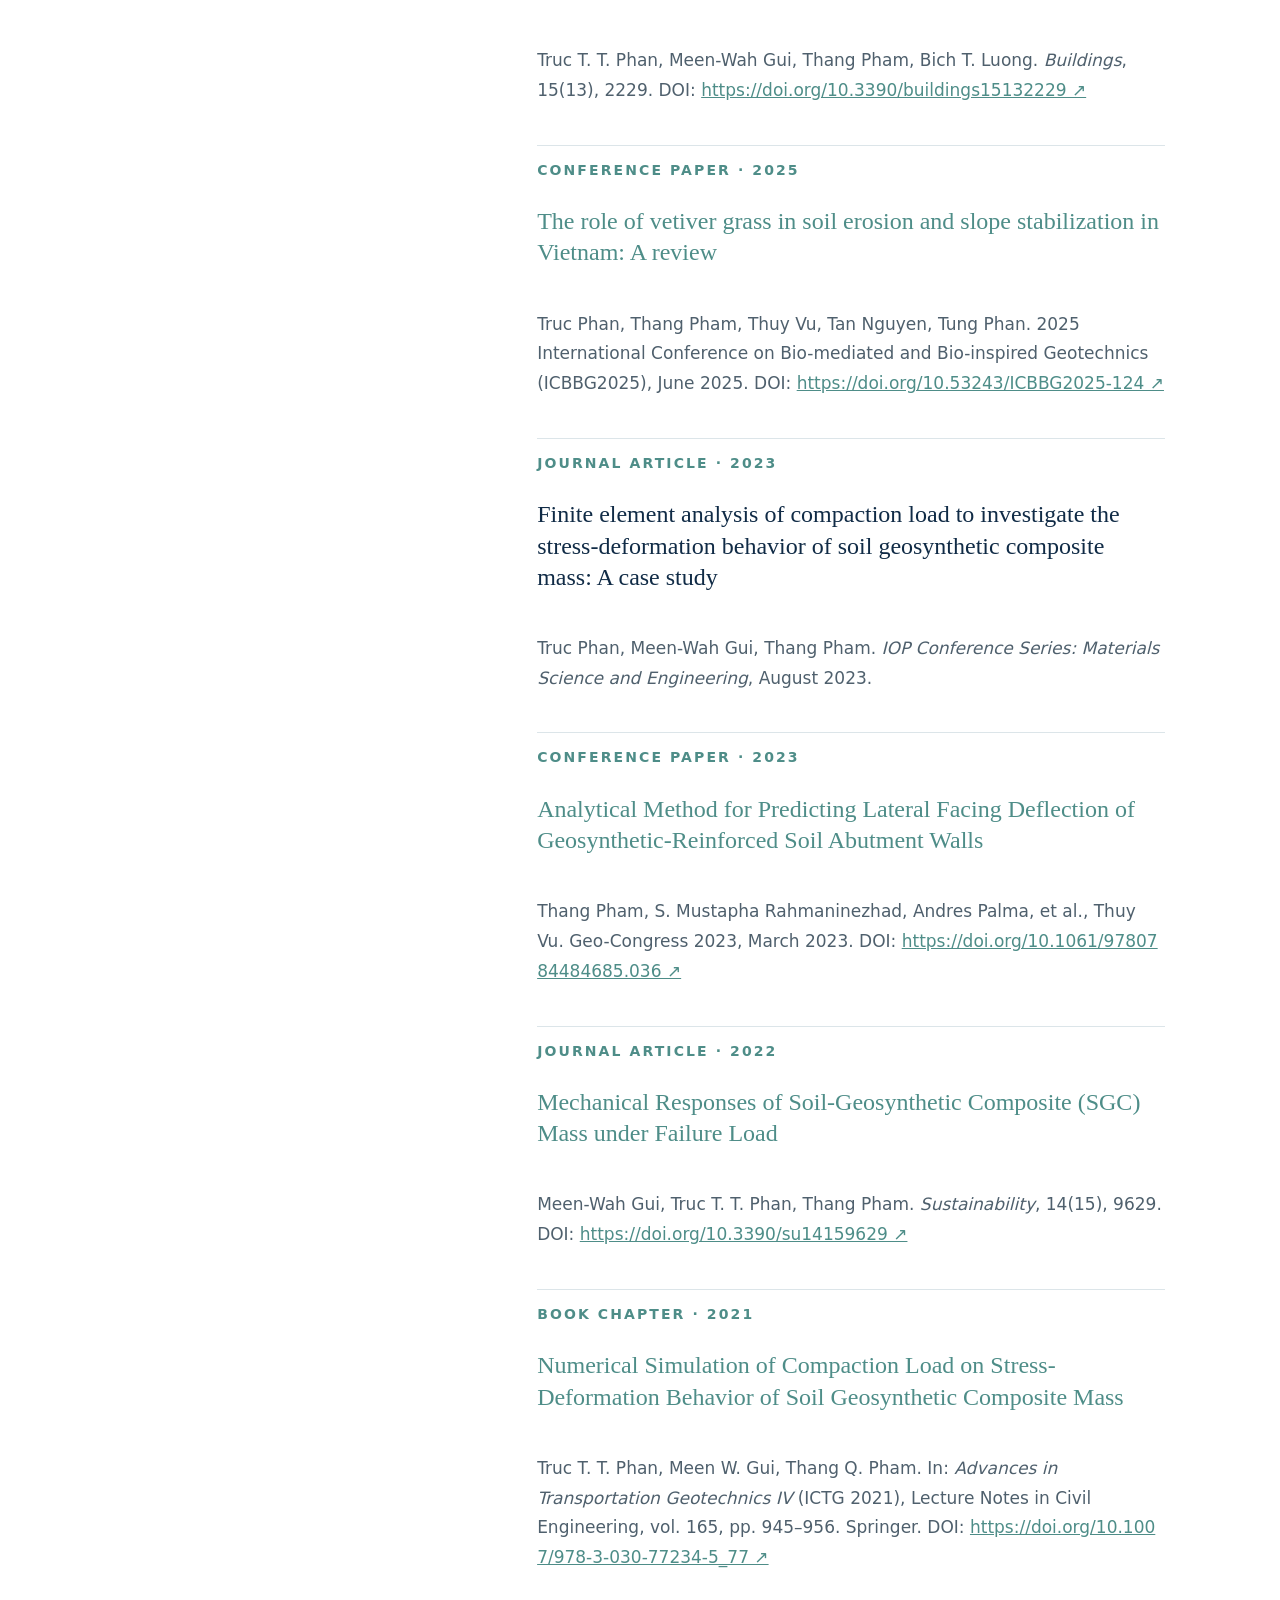
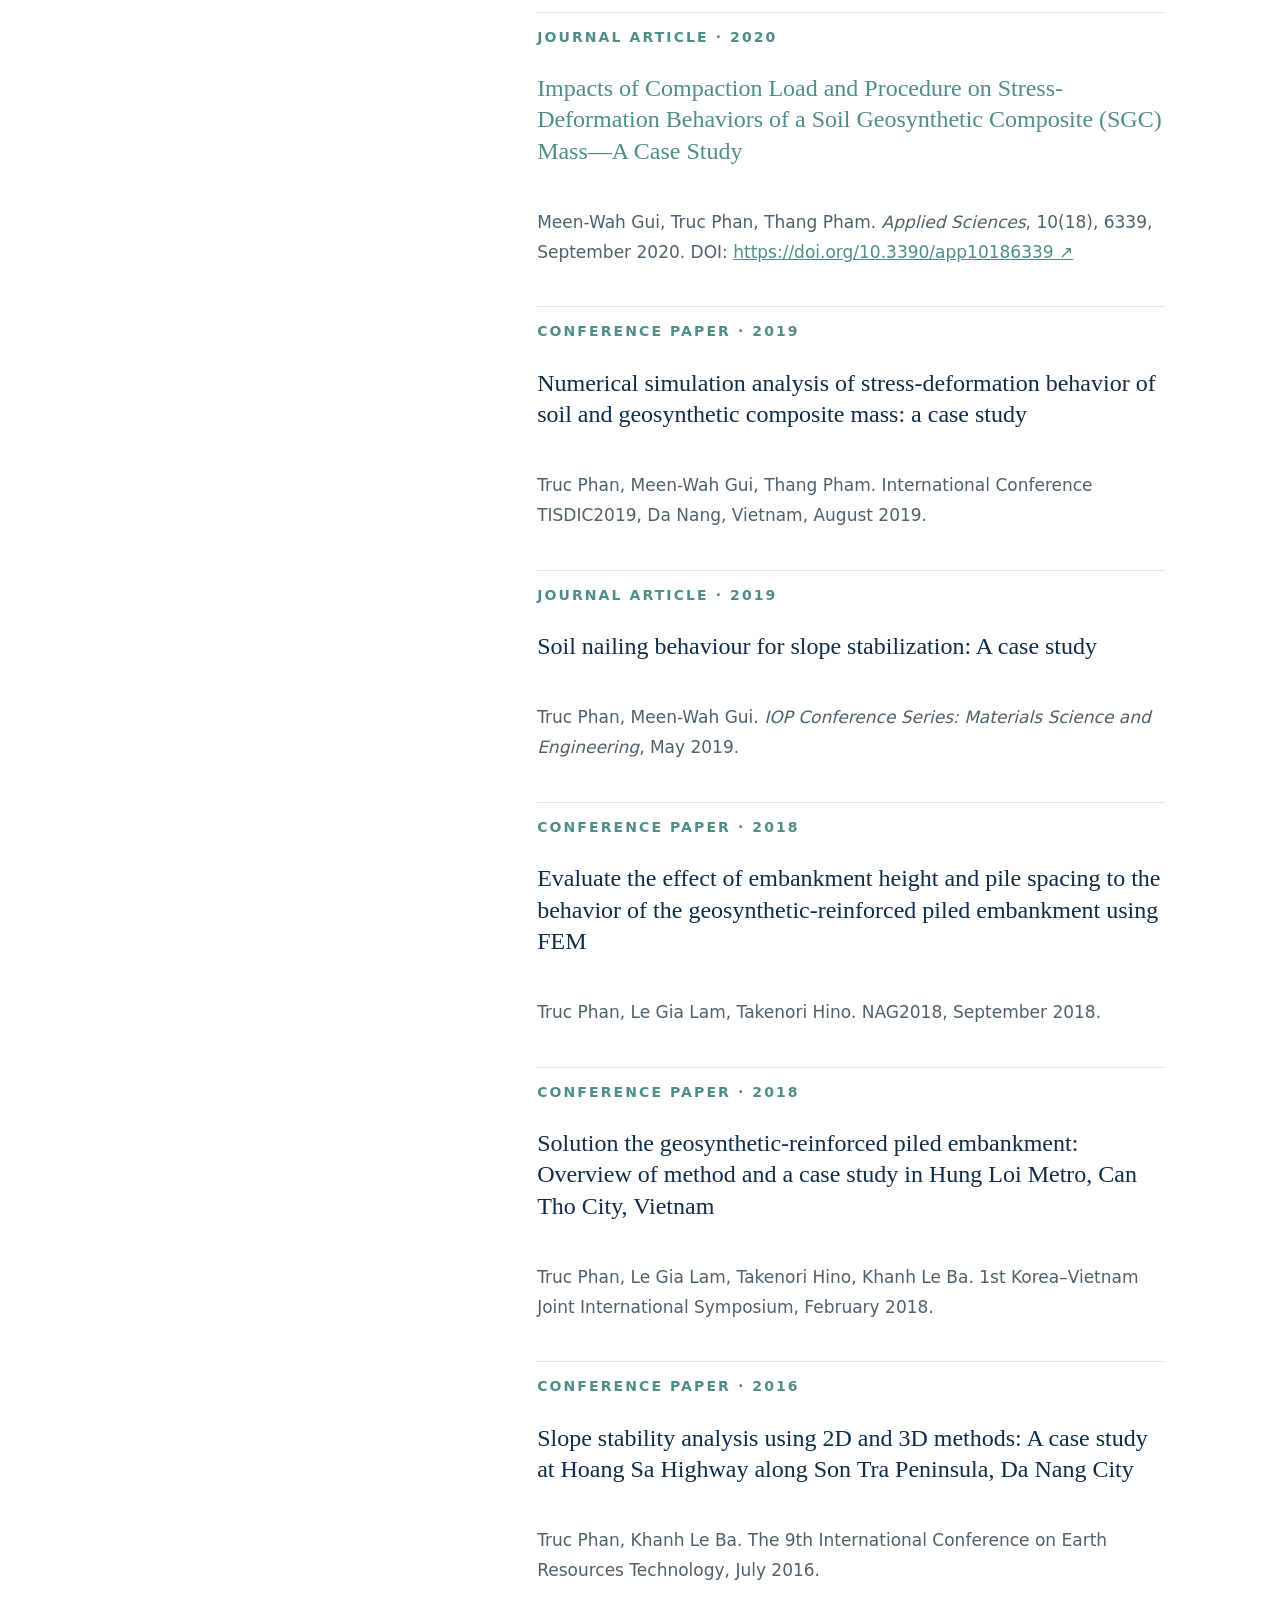
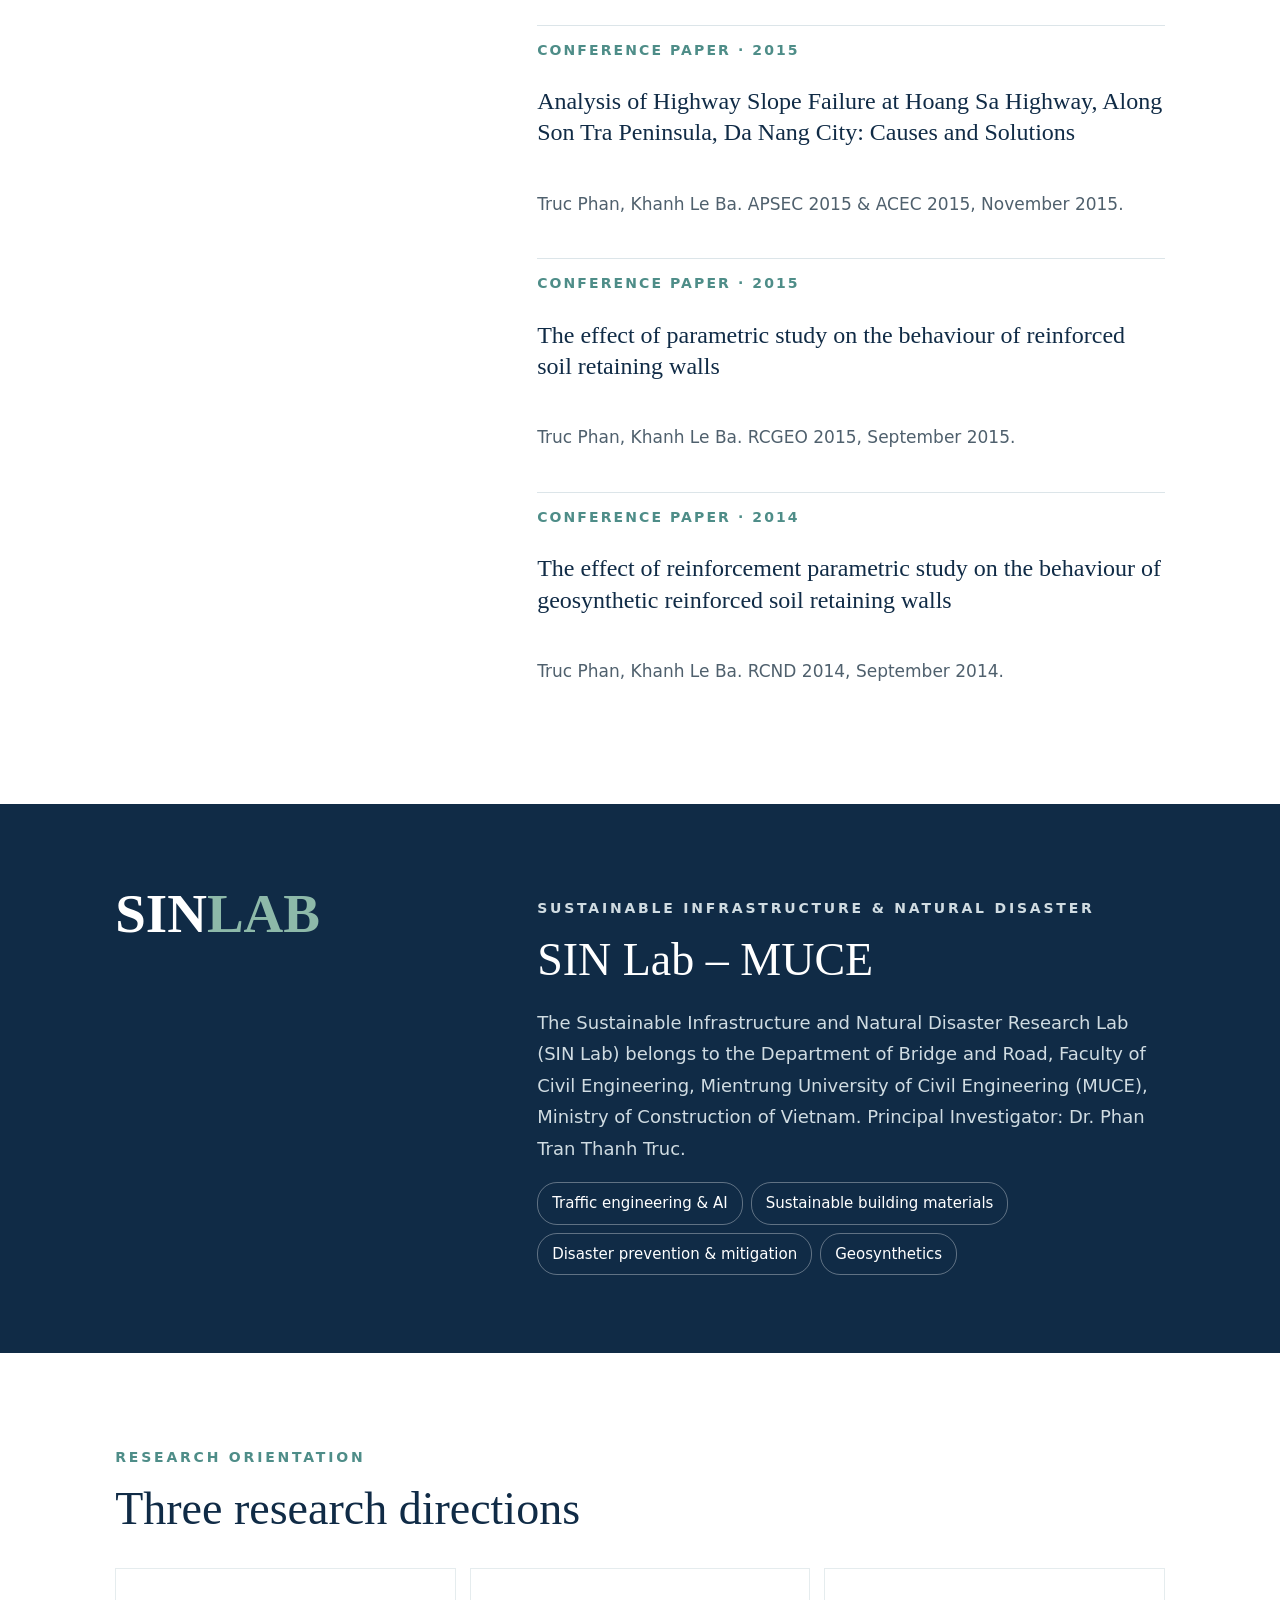
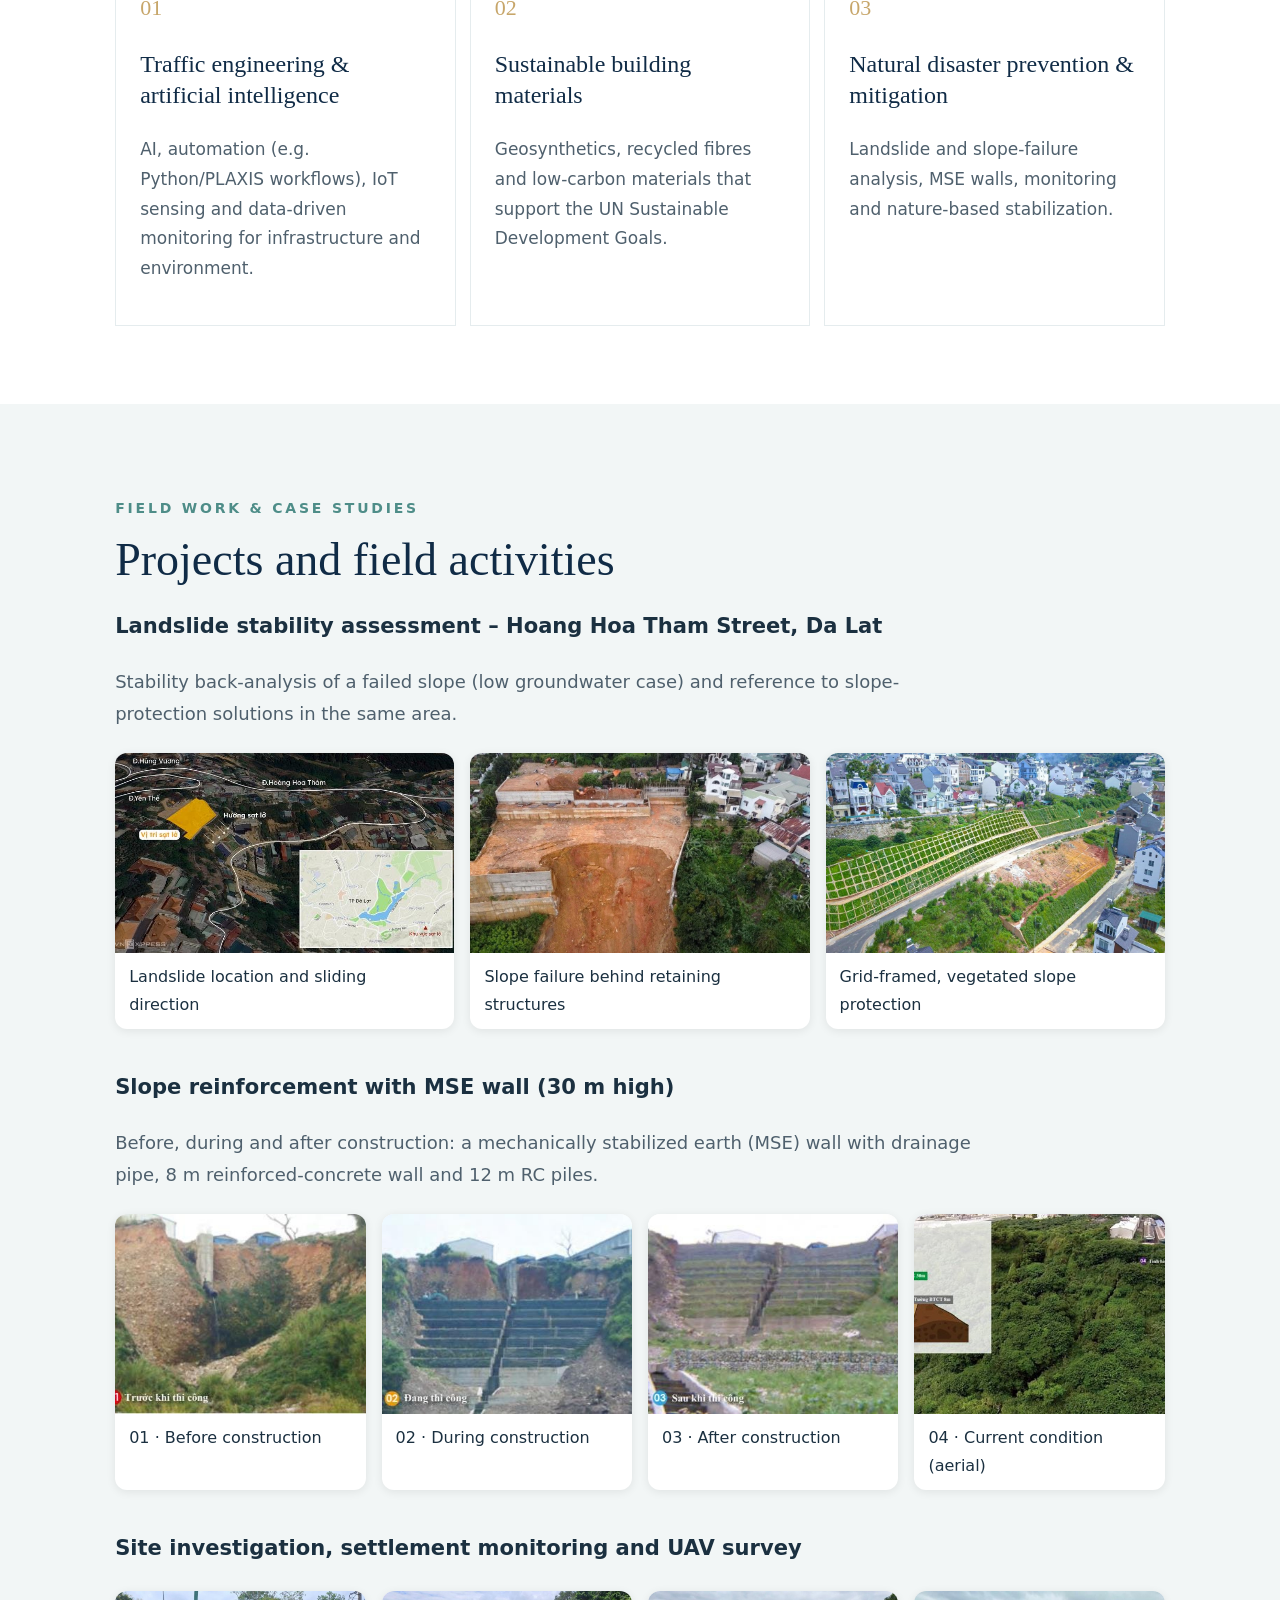
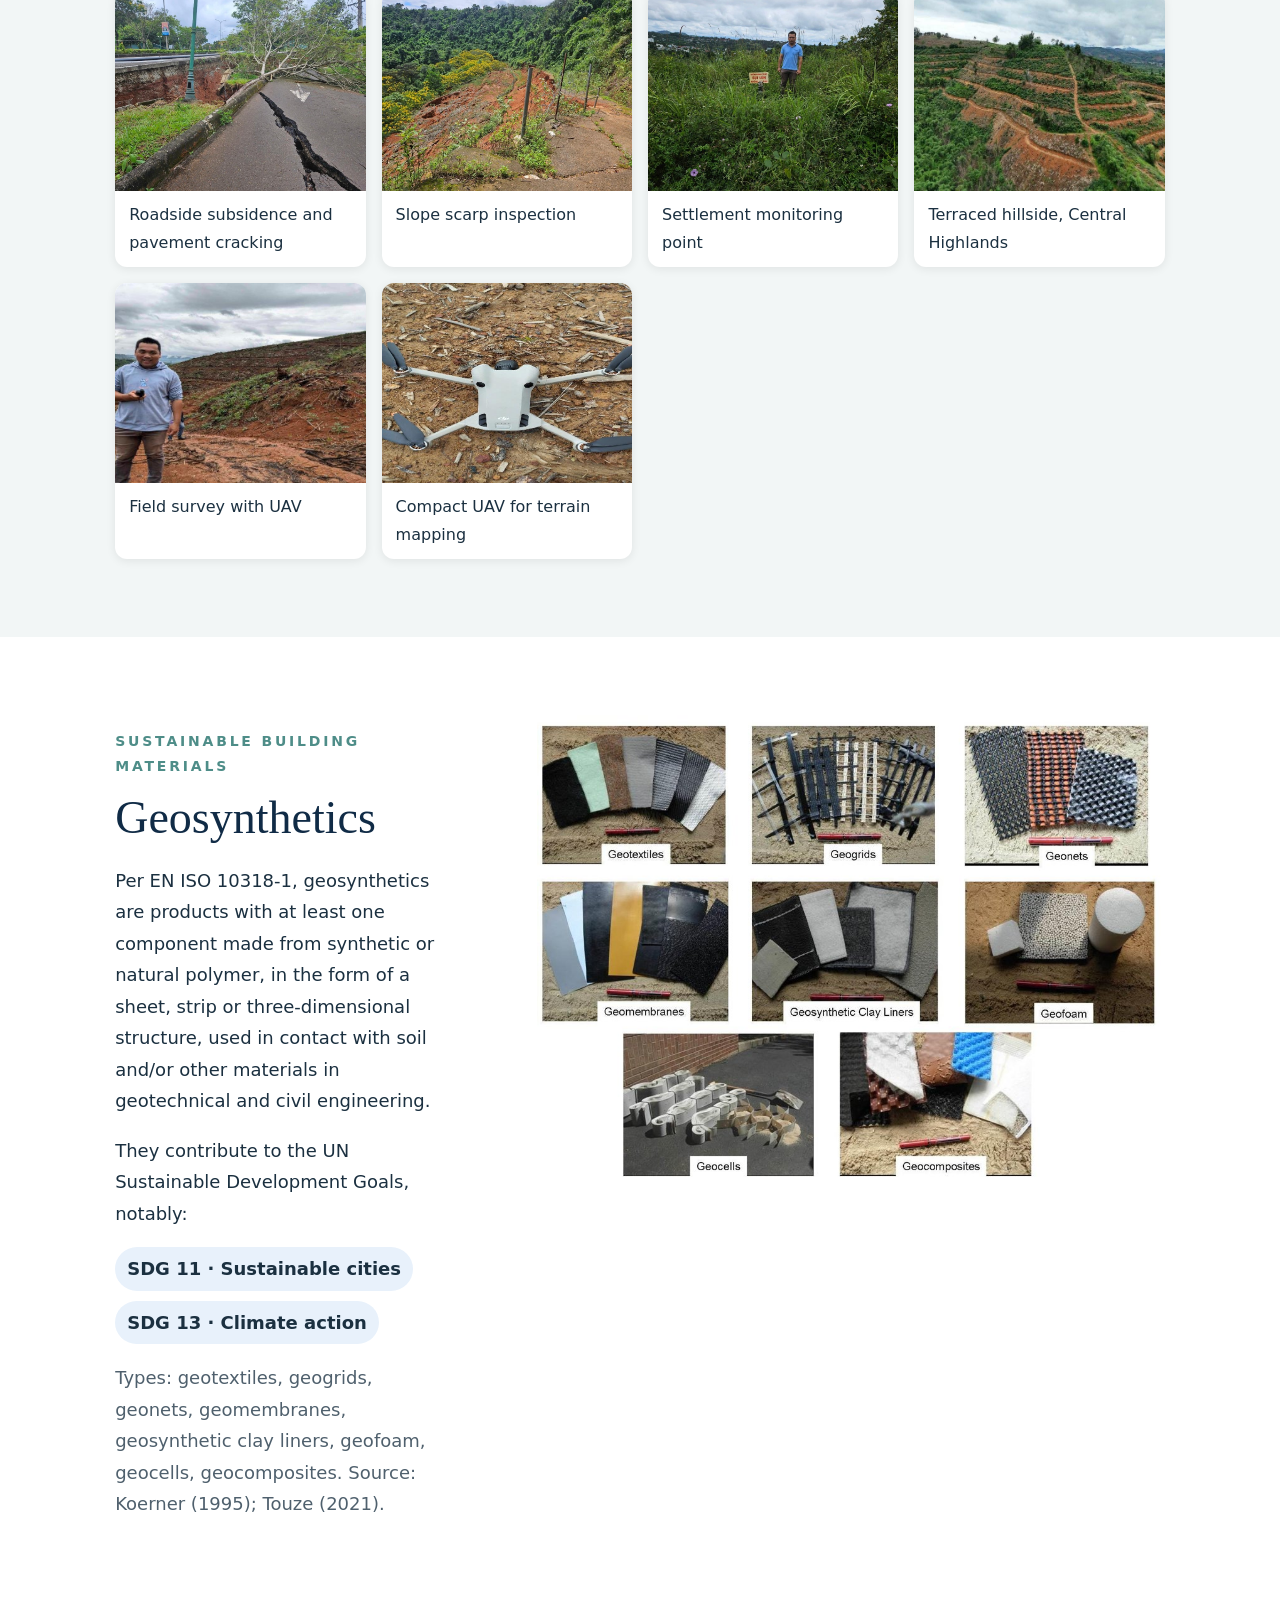
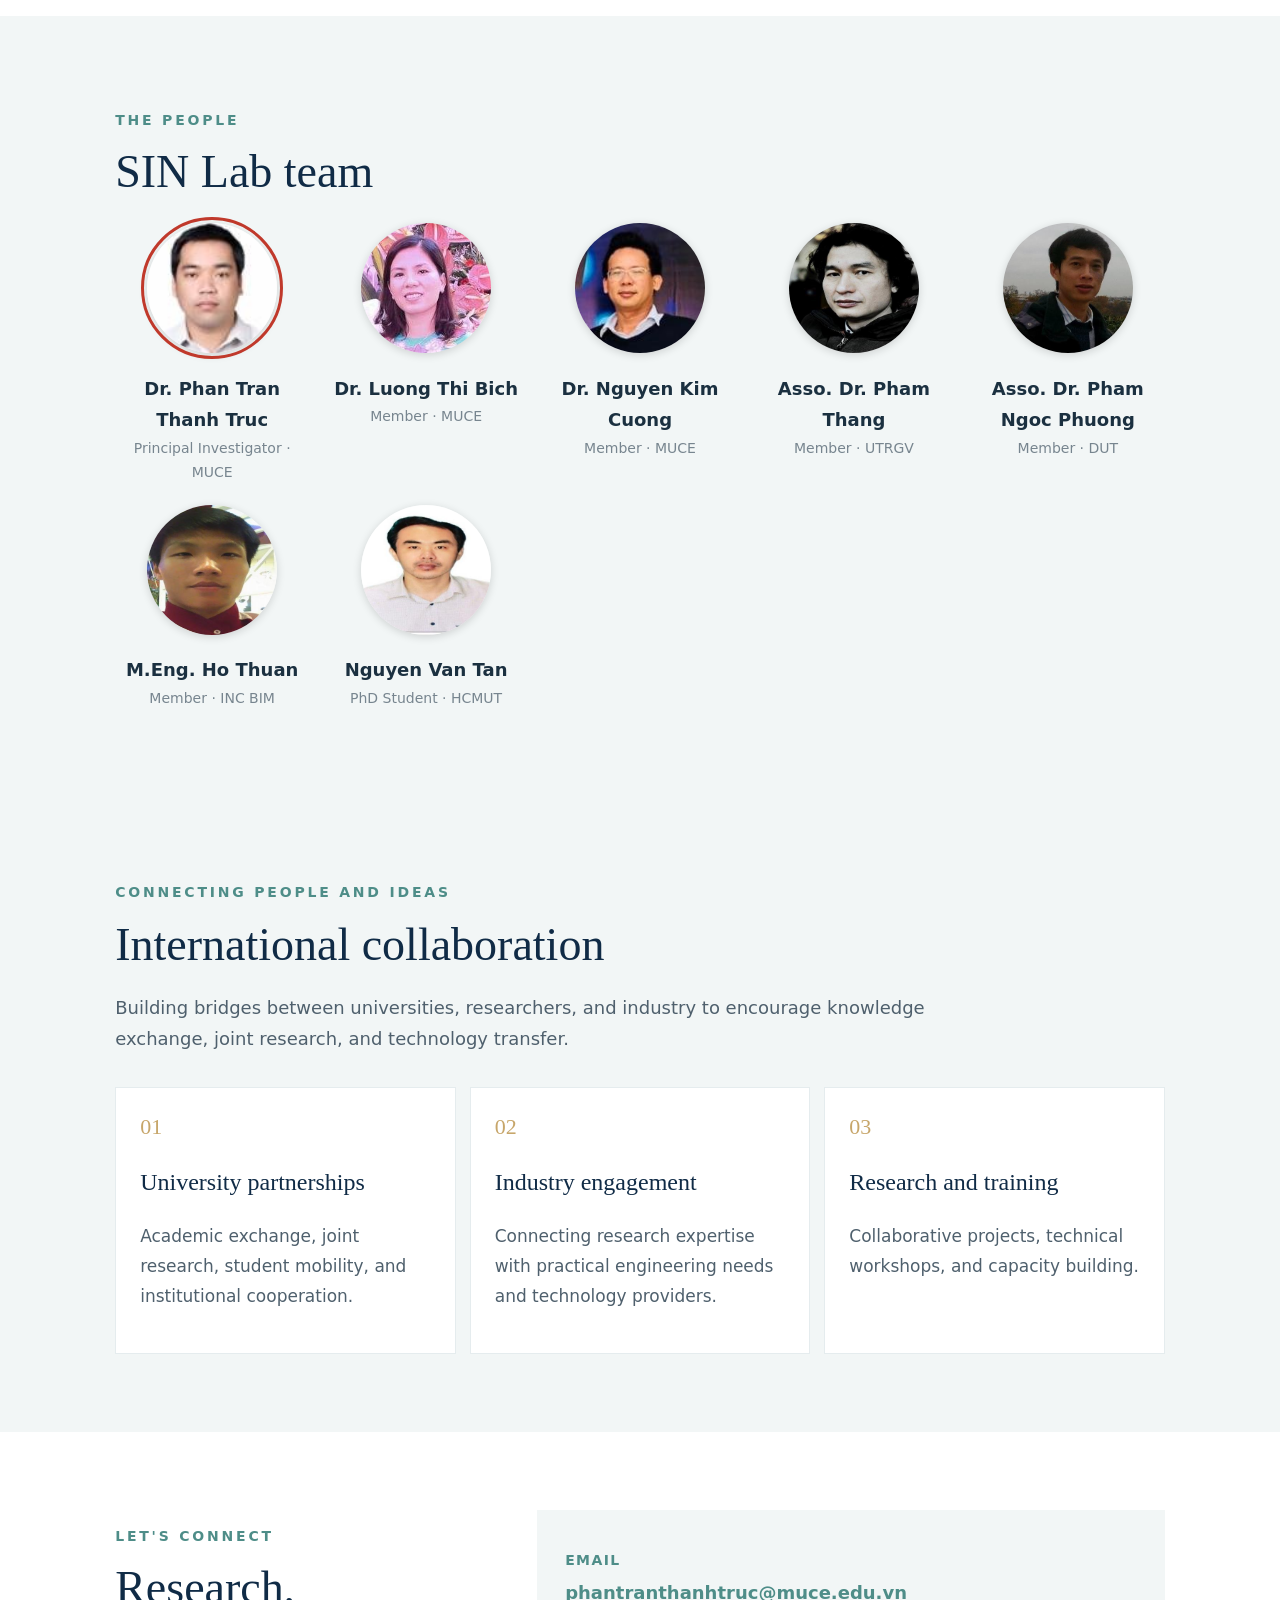
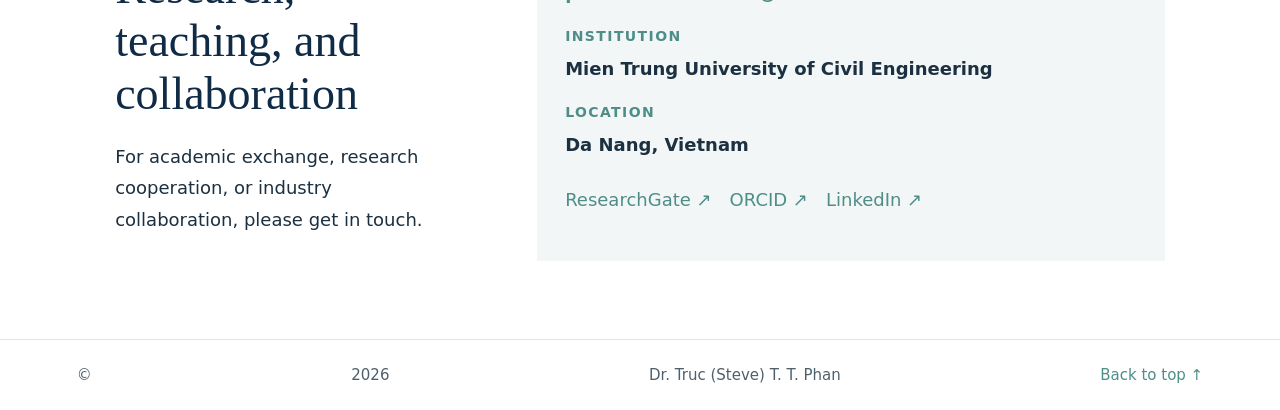
<file: index (6).html>
<!doctype html>
<html lang="en"><head><meta charset="utf-8"><meta name="viewport" content="width=device-width,initial-scale=1">
<meta name="description" content="Academic profile of Dr. Truc (Steve) T. T. Phan"><title>Dr. Truc (Steve) T. T. Phan | Academic Profile</title><link rel="stylesheet" href="styles.css"><style>
.photo-grid{display:grid;grid-template-columns:repeat(auto-fit,minmax(240px,1fr));gap:16px;margin-top:24px}
.photo-grid figure{margin:0;border-radius:12px;overflow:hidden;background:#fff;box-shadow:0 2px 10px rgba(0,0,0,.08)}
.photo-grid img{width:100%;height:200px;object-fit:cover;display:block}
.photo-grid figcaption{padding:10px 14px;font-size:.9rem}
.team{display:grid;grid-template-columns:repeat(auto-fit,minmax(170px,1fr));gap:20px;margin-top:24px}
.member{text-align:center}
.member img{width:130px;height:130px;border-radius:50%;object-fit:cover;box-shadow:0 2px 8px rgba(0,0,0,.15)}
.member b{display:block;margin-top:10px}
.member small{display:block;opacity:.75}
.member.pi img{outline:3px solid #c0392b;outline-offset:3px}
.portrait-img{width:100%;max-width:340px;border-radius:16px;object-fit:cover}
.sdg{display:flex;gap:10px;flex-wrap:wrap;margin-top:14px}
.sdg span{padding:6px 12px;border-radius:999px;background:#e8f1fb;font-weight:600}
</style><style id="bigger-fonts">
:root{--muted:#4f606d}
body{font:18px/1.75 Inter,system-ui,sans-serif}
small{font-size:14px}
nav a{font-size:16px}
.brand{font-size:17px}
button{font-size:16px}
.eyebrow{font-size:14px}
.hero h2{font-size:26px}
.lead{font:25px/1.6 Georgia,serif}
.btn{font-size:17px;padding:14px 26px}
.stats b{font-size:32px}.stats span{font-size:16px}
.facts b{font-size:18px}.facts span{font-size:16px}
.cards h3,.pubs h3{font-size:24px}
.cards p,.pubs p{font-size:17px}
.tags span{font-size:15px;padding:7px 14px}
.contact b{font-size:18px}
.member b{font-size:18px}.member small{font-size:14px}
.photo-grid figcaption{font-size:16px}
footer{font-size:15px}
.section p{max-width:75ch}
</style></head>
<body>
<header><a class="brand" href="#home">TRUC (STEVE) PHAN <small>· ACADEMIC PROFILE</small></a><nav><a href="#about">About</a><a href="#research">Research</a><a href="#publications">Publications</a><a href="#sinlab">SIN Lab</a><a href="#projects">Projects</a><a href="#team">Team</a><a href="#contact">Contact</a></nav><button id="lang">VI</button></header>
<main>
<section class="hero" id="home"><div><p class="eyebrow" data-en="ACADEMIC · RESEARCH · COLLABORATION" data-vi="HỌC THUẬT · NGHIÊN CỨU · KẾT NỐI">ACADEMIC · RESEARCH · COLLABORATION</p><h1>Dr. Truc (Steve) T. T. Phan</h1><h2 data-en="Lecturer · Head of SIN Lab" data-vi="Giảng viên · Trưởng SIN Lab">Lecturer · Head of SIN Lab</h2><p class="muted">Mientrung University of Civil Engineering (MUCE), Vietnam</p><p class="lead" data-en="Working toward safer and more sustainable infrastructure through geotechnical engineering, research, and international collaboration." data-vi="Hướng đến hạ tầng an toàn và bền vững thông qua kỹ thuật địa kỹ thuật, nghiên cứu và hợp tác quốc tế.">Working toward safer and more sustainable infrastructure through geotechnical engineering, research, and international collaboration.</p><a class="btn" href="#research">Explore research</a> <a class="btn outline" href="#contact">Get in touch</a></div><img src="team-truc.jpg" alt="Dr. Truc Phan" style="width:100%;max-width:340px;border-radius:16px;object-fit:cover"></section>
<section class="stats"><div><b>2013</b><span>Joined MUCE</span></div><div><b>SIN Lab</b><span>Sustainable infrastructure research</span></div><div><b>Vietnam ↔ Taiwan</b><span>Academic and industry connections</span></div></section>
<section class="section split" id="about"><div><p class="eyebrow">PROFILE</p><h2 data-en="About me" data-vi="Giới thiệu">About me</h2></div><div><p data-en="I am a lecturer in geotechnical and civil engineering at Mientrung University of Civil Engineering (MUCE), Vietnam, and Head of the Sustainable Infrastructure and Natural Disaster Research Lab (SIN Lab). My academic interests include ground improvement with geosynthetics, natural disaster mitigation, AI applications in civil engineering, carbon solutions, and STEM education." data-vi="Tôi là giảng viên lĩnh vực địa kỹ thuật và xây dựng tại Trường Đại học Xây dựng Miền Trung (MUCE), Việt Nam, đồng thời là Trưởng Phòng thí nghiệm Nghiên cứu Hạ tầng Bền vững và Thiên tai (SIN Lab). Các hướng quan tâm gồm gia cố nền đất bằng vật liệu địa tổng hợp, giảm thiểu thiên tai, ứng dụng AI trong kỹ thuật xây dựng, giải pháp carbon và giáo dục STEM.">I am a lecturer in geotechnical and civil engineering at Mientrung University of Civil Engineering (MUCE), Vietnam, and Head of the Sustainable Infrastructure and Natural Disaster Research Lab (SIN Lab). My academic interests include ground improvement with geosynthetics, natural disaster mitigation, AI applications in civil engineering, carbon solutions, and STEM education.</p><div class="facts"><div><small>EDUCATION</small><b>Ph.D. in Geotechnical Engineering</b><span>National Taipei University of Technology, Taiwan</span></div><div><small>PROFESSIONAL MEMBERSHIPS</small><b>VSSMGE · IGS</b></div><div><small>POSITION</small><b>Lecturer and Head of SIN Lab</b><span>MUCE, Vietnam</span></div></div></div></section>
<section class="section shaded" id="research"><p class="eyebrow">WHAT I WORK ON</p><h2>Research interests</h2><p class="muted">Interdisciplinary research connecting geotechnical engineering, environmental resilience, and emerging technologies.</p><div class="cards">
<article><i>01</i><h3>Ground improvement and geosynthetics</h3><p>Soil–geosynthetic systems, reinforced soil structures, and geosynthetic-reinforced solutions.</p></article>
<article><i>02</i><h3>Slope stabilization and disaster mitigation</h3><p>Nature-based and engineered approaches for slope protection, erosion control, and resilient infrastructure.</p></article>
<article><i>03</i><h3>AI in civil engineering</h3><p>Data-driven methods and digital technologies for civil and infrastructure engineering.</p></article>
<article><i>04</i><h3>Carbon solutions and sustainability</h3><p>Research directions supporting lower-carbon construction and sustainable infrastructure.</p></article>
<article><i>05</i><h3>STEM education</h3><p>Connecting engineering practice, research experiences, and creative learning.</p></article></div></section>
<section class="section split" id="publications"><div><p class="eyebrow">SCHOLARLY WORK</p><h2>Selected publications</h2><p class="muted">Peer-reviewed articles, book chapter, and conference contributions.</p><a href="https://www.researchgate.net/profile/Truc-Phan-14/research" target="_blank" rel="noopener">ResearchGate (all 16 items) ↗</a></div><div class="pubs">
<article><small>JOURNAL ARTICLE · 2026</small><h3><a href="https://doi.org/10.31814/stce.huce2026-20(1V)-09" target="_blank" rel="noopener">Nghiên cứu cường độ của đất cát trộn xi măng gia cường sợi tái chế từ rác thải lưới đánh cá</a></h3><p>Lương Thị Bích, Nguyễn Sĩ Vinh, Nguyễn Quốc Huy, Phan Trần Thanh Trúc, Cao Thanh Chương. <i>Journal of Science and Technology in Civil Engineering (JSTCE) – HUCE</i>, 20(1V), 110–119, February 2026. DOI: 10.31814/stce.huce2026-20(1V)-09</p></article>
<article><small>JOURNAL ARTICLE · 2025</small><h3><a href="https://doi.org/10.3390/buildings15132229" target="_blank" rel="noopener">Numerical Analysis of the Stress–Deformation Behavior of Soil–Geosynthetic Composite (SGC) Masses Under Confining Pressure Conditions</a></h3><p>Truc T. T. Phan, Meen-Wah Gui, Thang Pham, Bich T. Luong. <i>Buildings</i>, 15(13), 2229. DOI: 10.3390/buildings15132229</p></article>
<article><small>CONFERENCE PAPER · 2025</small><h3><a href="https://doi.org/10.53243/ICBBG2025-124" target="_blank" rel="noopener">The role of vetiver grass in soil erosion and slope stabilization in Vietnam: A review</a></h3><p>Truc Phan, Thang Pham, Thuy Vu, Tan Nguyen, Tung Phan. 2025 International Conference on Bio-mediated and Bio-inspired Geotechnics (ICBBG2025), June 2025. DOI: 10.53243/ICBBG2025-124</p></article>
<article><small>JOURNAL ARTICLE · 2023</small><h3>Finite element analysis of compaction load to investigate the stress-deformation behavior of soil geosynthetic composite mass: A case study</h3><p>Truc Phan, Meen-Wah Gui, Thang Pham. <i>IOP Conference Series: Materials Science and Engineering</i>, August 2023.</p></article>
<article><small>CONFERENCE PAPER · 2023</small><h3><a href="https://doi.org/10.1061/9780784484685.036" target="_blank" rel="noopener">Analytical Method for Predicting Lateral Facing Deflection of Geosynthetic-Reinforced Soil Abutment Walls</a></h3><p>Thang Pham, S. Mustapha Rahmaninezhad, Andres Palma, et al., Thuy Vu. Geo-Congress 2023, March 2023. DOI: 10.1061/9780784484685.036</p></article>
<article><small>JOURNAL ARTICLE · 2022</small><h3><a href="https://doi.org/10.3390/su14159629" target="_blank" rel="noopener">Mechanical Responses of Soil-Geosynthetic Composite (SGC) Mass under Failure Load</a></h3><p>Meen-Wah Gui, Truc T. T. Phan, Thang Pham. <i>Sustainability</i>, 14(15), 9629. DOI: 10.3390/su14159629</p></article>
<article><small>BOOK CHAPTER · 2021</small><h3><a href="https://doi.org/10.1007/978-3-030-77234-5_77" target="_blank" rel="noopener">Numerical Simulation of Compaction Load on Stress-Deformation Behavior of Soil Geosynthetic Composite Mass</a></h3><p>Truc T. T. Phan, Meen W. Gui, Thang Q. Pham. In: <i>Advances in Transportation Geotechnics IV</i> (ICTG 2021), Lecture Notes in Civil Engineering, vol. 165, pp. 945–956. Springer. DOI: 10.1007/978-3-030-77234-5_77</p></article>
<article><small>JOURNAL ARTICLE · 2020</small><h3><a href="https://doi.org/10.3390/app10186339" target="_blank" rel="noopener">Impacts of Compaction Load and Procedure on Stress-Deformation Behaviors of a Soil Geosynthetic Composite (SGC) Mass—A Case Study</a></h3><p>Meen-Wah Gui, Truc Phan, Thang Pham. <i>Applied Sciences</i>, 10(18), 6339, September 2020. DOI: 10.3390/app10186339</p></article>
<article><small>CONFERENCE PAPER · 2019</small><h3>Numerical simulation analysis of stress-deformation behavior of soil and geosynthetic composite mass: a case study</h3><p>Truc Phan, Meen-Wah Gui, Thang Pham. International Conference TISDIC2019, Da Nang, Vietnam, August 2019.</p></article>
<article><small>JOURNAL ARTICLE · 2019</small><h3>Soil nailing behaviour for slope stabilization: A case study</h3><p>Truc Phan, Meen-Wah Gui. <i>IOP Conference Series: Materials Science and Engineering</i>, May 2019.</p></article>
<article><small>CONFERENCE PAPER · 2018</small><h3>Evaluate the effect of embankment height and pile spacing to the behavior of the geosynthetic-reinforced piled embankment using FEM</h3><p>Truc Phan, Le Gia Lam, Takenori Hino. NAG2018, September 2018.</p></article>
<article><small>CONFERENCE PAPER · 2018</small><h3>Solution the geosynthetic-reinforced piled embankment: Overview of method and a case study in Hung Loi Metro, Can Tho City, Vietnam</h3><p>Truc Phan, Le Gia Lam, Takenori Hino, Khanh Le Ba. 1st Korea–Vietnam Joint International Symposium, February 2018.</p></article>
<article><small>CONFERENCE PAPER · 2016</small><h3>Slope stability analysis using 2D and 3D methods: A case study at Hoang Sa Highway along Son Tra Peninsula, Da Nang City</h3><p>Truc Phan, Khanh Le Ba. The 9th International Conference on Earth Resources Technology, July 2016.</p></article>
<article><small>CONFERENCE PAPER · 2015</small><h3>Analysis of Highway Slope Failure at Hoang Sa Highway, Along Son Tra Peninsula, Da Nang City: Causes and Solutions</h3><p>Truc Phan, Khanh Le Ba. APSEC 2015 &amp; ACEC 2015, November 2015.</p></article>
<article><small>CONFERENCE PAPER · 2015</small><h3>The effect of parametric study on the behaviour of reinforced soil retaining walls</h3><p>Truc Phan, Khanh Le Ba. RCGEO 2015, September 2015.</p></article>
<article><small>CONFERENCE PAPER · 2014</small><h3>The effect of reinforcement parametric study on the behaviour of geosynthetic reinforced soil retaining walls</h3><p>Truc Phan, Khanh Le Ba. RCND 2014, September 2014.</p></article>
</div></section>
<section class="section dark split" id="sinlab">
 <div class="labmark">SIN<span>LAB</span></div>
 <div>
  <p class="eyebrow">SUSTAINABLE INFRASTRUCTURE &amp; NATURAL DISASTER</p>
  <h2>SIN Lab – MUCE</h2>
  <p>The Sustainable Infrastructure and Natural Disaster Research Lab (SIN Lab) belongs to the Department of Bridge and Road, Faculty of Civil Engineering, Mientrung University of Civil Engineering (MUCE), Ministry of Construction of Vietnam. Principal Investigator: Dr. Phan Tran Thanh Truc.</p>
  <div class="tags"><span>Traffic engineering &amp; AI</span><span>Sustainable building materials</span><span>Disaster prevention &amp; mitigation</span><span>Geosynthetics</span></div>
 </div>
</section>
<section class="section" id="directions">
 <p class="eyebrow">RESEARCH ORIENTATION</p>
 <h2>Three research directions</h2>
 <div class="cards">
  <article><i>01</i><h3>Traffic engineering &amp; artificial intelligence</h3><p>AI, automation (e.g. Python/PLAXIS workflows), IoT sensing and data-driven monitoring for infrastructure and environment.</p></article>
  <article><i>02</i><h3>Sustainable building materials</h3><p>Geosynthetics, recycled fibres and low-carbon materials that support the UN Sustainable Development Goals.</p></article>
  <article><i>03</i><h3>Natural disaster prevention &amp; mitigation</h3><p>Landslide and slope-failure analysis, MSE walls, monitoring and nature-based stabilization.</p></article>
 </div>
</section>


<section class="section shaded" id="projects">
 <p class="eyebrow">FIELD WORK &amp; CASE STUDIES</p>
 <h2>Projects and field activities</h2>

 <h3>Landslide stability assessment – Hoang Hoa Tham Street, Da Lat</h3>
 <p class="muted">Stability back-analysis of a failed slope (low groundwater case) and reference to slope-protection solutions in the same area.</p>
 <div class="photo-grid">
  <figure><img src="dalat-map.jpg" alt="Landslide location map" loading="lazy"><figcaption>Landslide location and sliding direction</figcaption></figure>
  <figure><img src="dalat-landslide.jpg" alt="Landslide scar" loading="lazy"><figcaption>Slope failure behind retaining structures</figcaption></figure>
  <figure><img src="dalat-grid-slope.jpg" alt="Grid-protected slope" loading="lazy"><figcaption>Grid-framed, vegetated slope protection</figcaption></figure>
 </div>

 <h3 style="margin-top:40px">Slope reinforcement with MSE wall (30 m high)</h3>
 <p class="muted">Before, during and after construction: a mechanically stabilized earth (MSE) wall with drainage pipe, 8 m reinforced-concrete wall and 12 m RC piles.</p>
 <div class="photo-grid">
  <figure><img src="muce-before.jpg" alt="Before construction" loading="lazy"><figcaption>01 · Before construction</figcaption></figure>
  <figure><img src="muce-during.jpg" alt="During construction" loading="lazy"><figcaption>02 · During construction</figcaption></figure>
  <figure><img src="muce-after.jpg" alt="After construction" loading="lazy"><figcaption>03 · After construction</figcaption></figure>
  <figure><img src="muce-mse-aerial.jpg" alt="Current condition" loading="lazy"><figcaption>04 · Current condition (aerial)</figcaption></figure>
 </div>

 <h3 style="margin-top:40px">Site investigation, settlement monitoring and UAV survey</h3>
 <div class="photo-grid">
  <figure><img src="survey-road-crack.jpg" alt="Road subsidence" loading="lazy"><figcaption>Roadside subsidence and pavement cracking</figcaption></figure>
  <figure><img src="survey-slope.jpg" alt="Slope scarp" loading="lazy"><figcaption>Slope scarp inspection</figcaption></figure>
  <figure><img src="survey-monitoring.jpg" alt="Settlement monitoring point" loading="lazy"><figcaption>Settlement monitoring point</figcaption></figure>
  <figure><img src="drone-terraces.jpg" alt="Terraced hillside" loading="lazy"><figcaption>Terraced hillside, Central Highlands</figcaption></figure>
  <figure><img src="drone-field.jpg" alt="Field UAV survey" loading="lazy"><figcaption>Field survey with UAV</figcaption></figure>
  <figure><img src="drone-uav.jpg" alt="UAV" loading="lazy"><figcaption>Compact UAV for terrain mapping</figcaption></figure>
 </div>
</section>


<section class="section split" id="geosynthetics">
 <div>
  <p class="eyebrow">SUSTAINABLE BUILDING MATERIALS</p>
  <h2>Geosynthetics</h2>
  <p>Per EN ISO 10318-1, geosynthetics are products with at least one component made from synthetic or natural polymer, in the form of a sheet, strip or three-dimensional structure, used in contact with soil and/or other materials in geotechnical and civil engineering.</p>
  <p>They contribute to the UN Sustainable Development Goals, notably:</p>
  <div class="sdg"><span>SDG 11 · Sustainable cities</span><span>SDG 13 · Climate action</span></div>
  <p class="muted">Types: geotextiles, geogrids, geonets, geomembranes, geosynthetic clay liners, geofoam, geocells, geocomposites. Source: Koerner (1995); Touze (2021).</p>
 </div>
 <div><img src="geosynthetics-types.jpg" alt="Types of geosynthetics" loading="lazy" style="width:100%;border-radius:12px"></div>
</section>


<section class="section shaded" id="team">
 <p class="eyebrow">THE PEOPLE</p>
 <h2>SIN Lab team</h2>
 <div class="team">
  <div class="member pi"><img src="team-truc.jpg" alt="Dr. Phan Tran Thanh Truc"><b>Dr. Phan Tran Thanh Truc</b><small>Principal Investigator · MUCE</small></div>
  <div class="member"><img src="team-bich.jpg" alt="Dr. Luong Thi Bich"><b>Dr. Luong Thi Bich</b><small>Member · MUCE</small></div>
  <div class="member"><img src="team-cuong.jpg" alt="Dr. Nguyen Kim Cuong"><b>Dr. Nguyen Kim Cuong</b><small>Member · MUCE</small></div>
  <div class="member"><img src="team-thang.jpg" alt="Assoc. Prof. Pham Thang"><b>Asso. Dr. Pham Thang</b><small>Member · UTRGV</small></div>
  <div class="member"><img src="team-phuong.jpg" alt="Assoc. Prof. Pham Ngoc Phuong"><b>Asso. Dr. Pham Ngoc Phuong</b><small>Member · DUT</small></div>
  <div class="member"><img src="team-thuan.jpg" alt="Ho Thuan"><b>M.Eng. Ho Thuan</b><small>Member · INC BIM</small></div>
  <div class="member"><img src="team-tan.jpg" alt="Nguyen Van Tan"><b>Nguyen Van Tan</b><small>PhD Student · HCMUT</small></div>
 </div>
</section>
<section class="section shaded" id="collaboration"><p class="eyebrow">CONNECTING PEOPLE AND IDEAS</p><h2>International collaboration</h2><p class="muted">Building bridges between universities, researchers, and industry to encourage knowledge exchange, joint research, and technology transfer.</p><div class="cards"><article><i>01</i><h3>University partnerships</h3><p>Academic exchange, joint research, student mobility, and institutional cooperation.</p></article><article><i>02</i><h3>Industry engagement</h3><p>Connecting research expertise with practical engineering needs and technology providers.</p></article><article><i>03</i><h3>Research and training</h3><p>Collaborative projects, technical workshops, and capacity building.</p></article></div></section>
<section class="section split" id="contact"><div><p class="eyebrow">LET'S CONNECT</p><h2>Research, teaching, and collaboration</h2><p>For academic exchange, research cooperation, or industry collaboration, please get in touch.</p></div><div class="contact"><small>EMAIL</small><b><a href="mailto:phantranthanhtruc@muce.edu.vn">phantranthanhtruc@muce.edu.vn</a></b><small>INSTITUTION</small><b>Mien Trung University of Civil Engineering</b><small>LOCATION</small><b>Da Nang, Vietnam</b><p><a href="https://www.researchgate.net/profile/Truc-Phan-14" target="_blank" rel="noopener">ResearchGate ↗</a>　<a href="https://orcid.org/0000-0001-6458-6192" target="_blank" rel="noopener">ORCID ↗</a>　<a href="https://www.linkedin.com/" target="_blank" rel="noopener">LinkedIn ↗</a></p></div></section>
</main><footer>© <span id="year"></span> Dr. Truc (Steve) T. T. Phan <a href="#home">Back to top ↑</a></footer><script src="script.js"></script>
<style>.pubs a.doi{word-break:break-all;text-decoration:underline}</style>
<script>
document.querySelectorAll('.pubs p').forEach(function(p){
  p.innerHTML = p.innerHTML.replace(/DOI:\s*(10\.[^\s<]+)/, function(m, d){
    return 'DOI: <a class="doi" href="https://doi.org/' + d + '" target="_blank" rel="noopener">https://doi.org/' + d + ' ↗</a>';
  });
});
</script>
</body></html>
</file>
<file: styles.css>
:root{--navy:#102b46;--teal:#4e8d88;--ink:#1b3040;--muted:#687987;--line:#dce5e9;--tint:#f2f6f6}*{box-sizing:border-box}html{scroll-behavior:smooth}body{margin:0;font:15px/1.7 Inter,system-ui,sans-serif;color:var(--ink)}a{color:var(--teal);text-decoration:none}header{position:sticky;top:0;background:#fff;border-bottom:1px solid var(--line);padding:18px 6%;display:flex;align-items:center;justify-content:space-between;gap:20px;z-index:5}.brand{font-weight:850;letter-spacing:.08em;color:var(--navy)}small{font-size:10px;color:var(--muted)}nav{display:flex;gap:22px;flex-wrap:wrap}nav a{font-size:12px;color:#526575;font-weight:700}button{border:1px solid var(--line);background:#fff;border-radius:30px;padding:7px 12px;cursor:pointer;color:var(--navy)}.hero{padding:85px 9%;display:grid;grid-template-columns:1.2fr .8fr;gap:8%;align-items:center;background:linear-gradient(120deg,#f5f9fa,#fff)}.eyebrow{font-size:10px;letter-spacing:.2em;color:var(--teal);font-weight:850}.hero h1{font:clamp(42px,6vw,70px)/1.1 Georgia,serif;color:var(--navy);margin:12px 0}.hero h2{font-size:20px;color:#245879}.muted{color:var(--muted)}.lead{font:21px/1.55 Georgia,serif;color:#405363;max-width:650px}.btn{display:inline-block;background:var(--navy);color:white;padding:10px 18px;margin:12px 8px 0 0;font-size:12px}.btn.outline{background:transparent;color:var(--navy);border:1px solid #b9c8d0}.portrait{height:350px;background:linear-gradient(145deg,#dce9e9,#a9c0c2);display:flex;flex-direction:column;justify-content:center;align-items:center;color:var(--navy)}.portrait b{font:90px Georgia}.portrait span{font-size:10px;text-transform:uppercase;letter-spacing:.1em}.stats{background:var(--navy);color:white;display:grid;grid-template-columns:repeat(3,1fr);padding:24px 9%}.stats div{display:flex;flex-direction:column;border-right:1px solid #ffffff35;padding:0 20px}.stats div:last-child{border:0}.stats b{font:24px Georgia}.stats span{font-size:11px;color:#cbd9df}.section{padding:78px 9%}.split{display:grid;grid-template-columns:.7fr 1.3fr;gap:8%}.section h2{font:clamp(32px,4vw,46px)/1.15 Georgia,serif;color:var(--navy);margin:8px 0 20px}.facts{display:grid;grid-template-columns:repeat(2,1fr);gap:20px;margin-top:30px}.facts div,.pubs article{border-top:1px solid var(--line);padding-top:12px;display:flex;flex-direction:column}.facts b{font-size:13px}.facts span{font-size:11px;color:var(--muted)}.shaded{background:var(--tint)}.cards{display:grid;grid-template-columns:repeat(3,1fr);gap:14px;margin-top:32px}.cards article{background:white;padding:24px;border:1px solid #e5ecee}.cards i{color:#c7a66a;font:22px Georgia}.cards h3,.pubs h3{font:20px/1.3 Georgia,serif;color:var(--navy)}.cards p,.pubs p{font-size:12px;color:var(--muted)}.pubs article{margin-bottom:22px}.pubs small{color:var(--teal);font-weight:bold;letter-spacing:.15em}.dark{background:var(--navy);color:white}.dark h2{color:white}.dark p{color:#d0dce2}.labmark{font:700 55px Georgia}.labmark span{color:#8db9a9}.tags{display:flex;gap:8px;flex-wrap:wrap}.tags span{border:1px solid #ffffff55;border-radius:20px;padding:5px 10px;font-size:10px}.contact{background:var(--tint);padding:28px;display:flex;flex-direction:column;gap:5px}.contact small{color:var(--teal);font-weight:bold;letter-spacing:.1em;margin-top:10px}.contact b{font-size:13px}footer{border-top:1px solid var(--line);padding:22px 6%;display:flex;justify-content:space-between;color:var(--muted);font-size:11px}@media(max-width:800px){header{flex-wrap:wrap}nav{order:3;width:100%;gap:13px}.hero,.split{grid-template-columns:1fr}.hero{padding:55px 7%}.portrait{max-width:420px}.cards{grid-template-columns:repeat(2,1fr)}.section{padding:60px 7%}}@media(max-width:520px){.cards,.facts,.stats{grid-template-columns:1fr}.stats{gap:15px}.stats div{border:0}.cards{grid-template-columns:1fr}footer{flex-wrap:wrap}}
</file>
